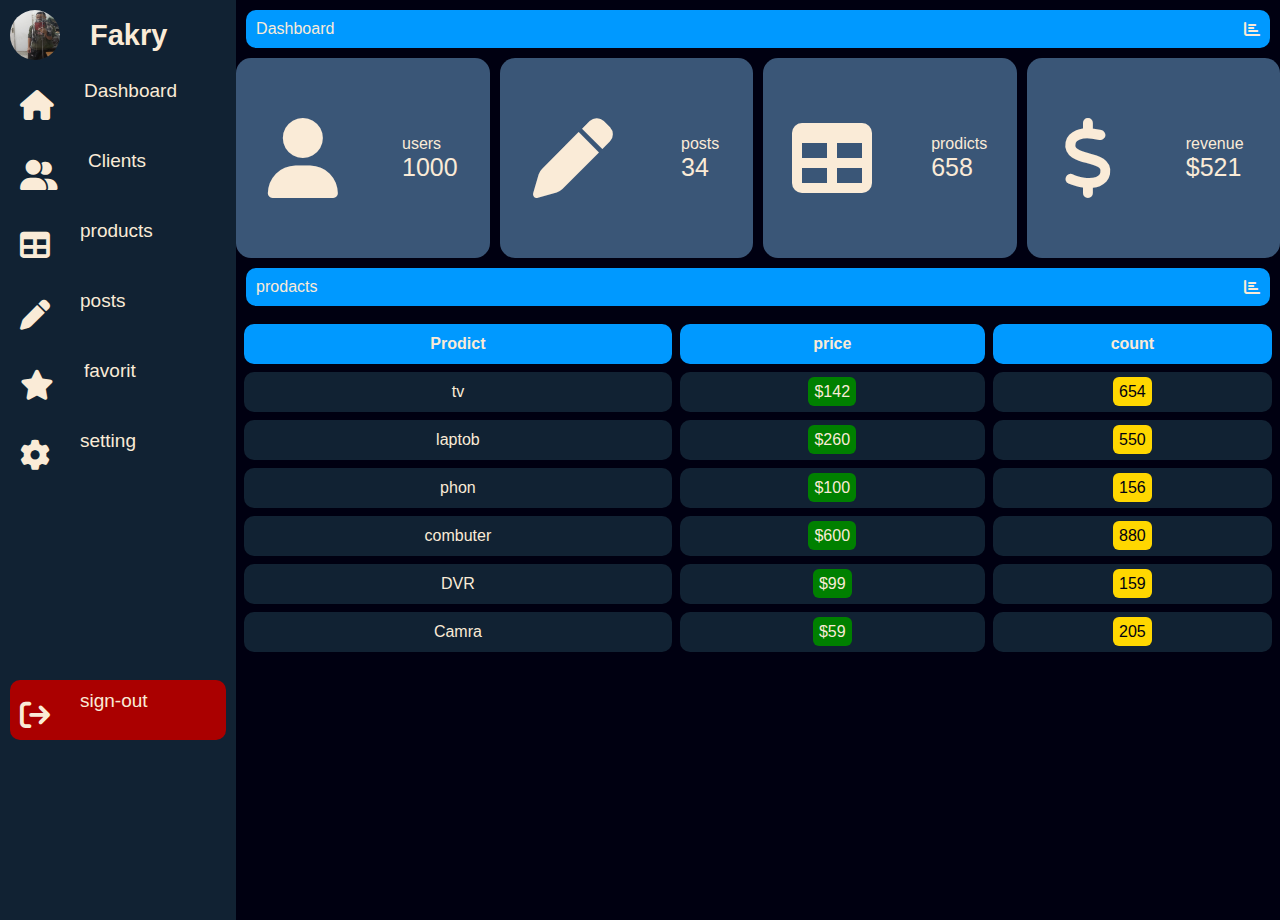
<file: 19-dashbord/index.html>
<!DOCTYPE html>
<html lang="en">
<head>
    <meta charset="UTF-8">
<link rel="stylesheet" href="dash.css">
<link rel="stylesheet" href="https://cdnjs.cloudflare.com/ajax/libs/font-awesome/6.5.0/css/all.min.css">

    <title>Dashboard</title>
</head>
<body>
<div class="menu">
<ul>
    <li class="profile">
        <div class="box">
            <img src="photo/user.jpg" alt="">
        </div>
        <h2>fakry</h2>
    </li>
    <li>
        <a class="activ" href="">
            <i class="fas fa-home"></i>
            <p>Dashboard</p>
        </a>
    </li>    <li>
        <a href="">
            <i class="fas fa-user-group"></i>
            <p>Clients</p>
        </a>
    </li>    <li>
        <a href="">
            <i class="fas fa-table"></i>
            <p>products</p>
        </a>
    </li>       <li>
        <a href="">
            <i class="fas fa-pen"></i>
            <p>posts</p>
        </a>
    </li>    <li>
        <a href="">
            <i class="fas fa-star"></i>
            <p>favorit</p>
        </a>
    </li>   
        <li>
        <a href="" >
            <i class="fas fa-cog"></i>
            <p>setting</p>
        </a>
    </li>
    
    <li>
    <a href="" class="red">
        <i class="fas fa-sign-out"></i>
        <p>sign-out</p>
    </a>
</li>
</ul>
</div>

<div class="content">
    <div class="title">
        <p>Dashboard</p>
        <i class="fas fa-chart-bar"></i>
    </div>
    <div class="data">
<div class="box1">
    <i class="fas fa-user"></i>
    <p>
users <br>
        <span>1000</span>
    </p>
</div>
<div class="box2">
<i class="fa-solid fa-pen"></i>
    <p>posts
        <br>
        <span> 34</span>
    </p>

</div>
<div class="box3">
    <i class="fas fa-table"></i>
    <p>
prodicts
<br>
        <span> 658</span>
    </p>

</div>
<div class="box4">
    <i class="fas fa-dollar"></i>
    <p>revenue <br>
        <span> $521</span>
    </p>

</div>
    </div>

        <div class="title">
        <p>prodacts</p>
        <i class="fas fa-chart-bar"></i>
    </div>
    <table>
        <thead>
            <tr>
            <th>Prodict</th>
            <th>price</th>
            <th>count</th>
            </tr>
        </thead>
        <tbody>
            <tr>
                <td>tv</td>
                <td><span class="price">$142</span></td>
                <td><span class="count">654</span></td>
            </tr>
                <tr>
                <td>laptob</td>
                <td><span class="price">$260</span></td>
                <td><span class="count">550</span></td>
            </tr>    <tr>
                <td>phon</td>
                <td><span class="price">$100</span></td>
                <td><span class="count">156</span></td>
            </tr>    <tr>
                <td>combuter</td>
                <td><span class="price">$600</span></td>
                <td><span class="count">880</span></td>
            </tr>    <tr>
                <td>DVR</td>
                <td><span class="price">$99</span></td>
                <td><span class="count">159</span></td>
            </tr>     <tr>
                <td>Camra</td>
                <td><span class="price">$59</span></td>
                <td><span class="count">205</span></td>
            </tr>
        </tbody>
    </table>
</div>



</body>
</html>
</file>
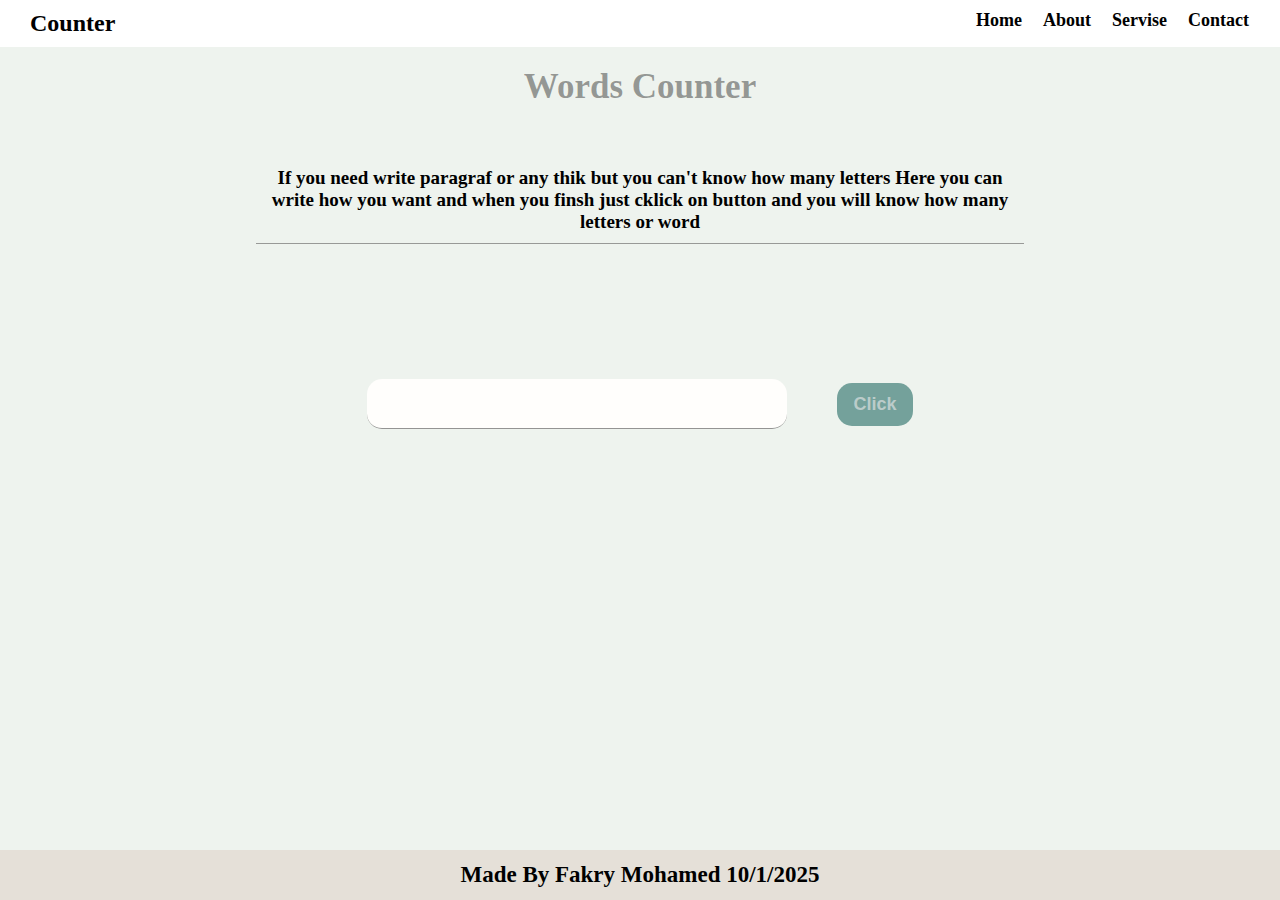
<file: Counter/index.html>
<!DOCTYPE html>
<html lang="en">
<head>
    <meta charset="UTF-8">
    <title>conter</title>
    <link rel="stylesheet" href="conter.css">
</head>
<body>
    <!-- let's create anew conter -->
    <header>
        <h2 class="logo">Counter</h2>
        <ul>
            <a href="#"><li class="home">Home</li></a>
            <a href="#"><li class="home">About</li></a>
            <a href="#"><li class="home">servise</li></a>
            <a href="#"><li class="home">contact</li></a>
        </ul>
    </header>
    <h1 class="title">Words Counter</h1>
    <p class="Info">If you need write paragraf or any thik but you can't know how many letters Here you can write how you want and when you finsh just cklick on button and you will know how many letters or word</p>
<div class="form">
    <input class="in" type="text">
    <button class="btn">Click</button>
</div>
<div class="result">
    <h2 class="resONE"></h2>
    <h2 class="resTWO"></h2>
</div>



    <footer>
        Made By Fakry Mohamed 10/1/2025
    </footer>
    <script src="conter.js"></script>
</body>
</html>
</file>
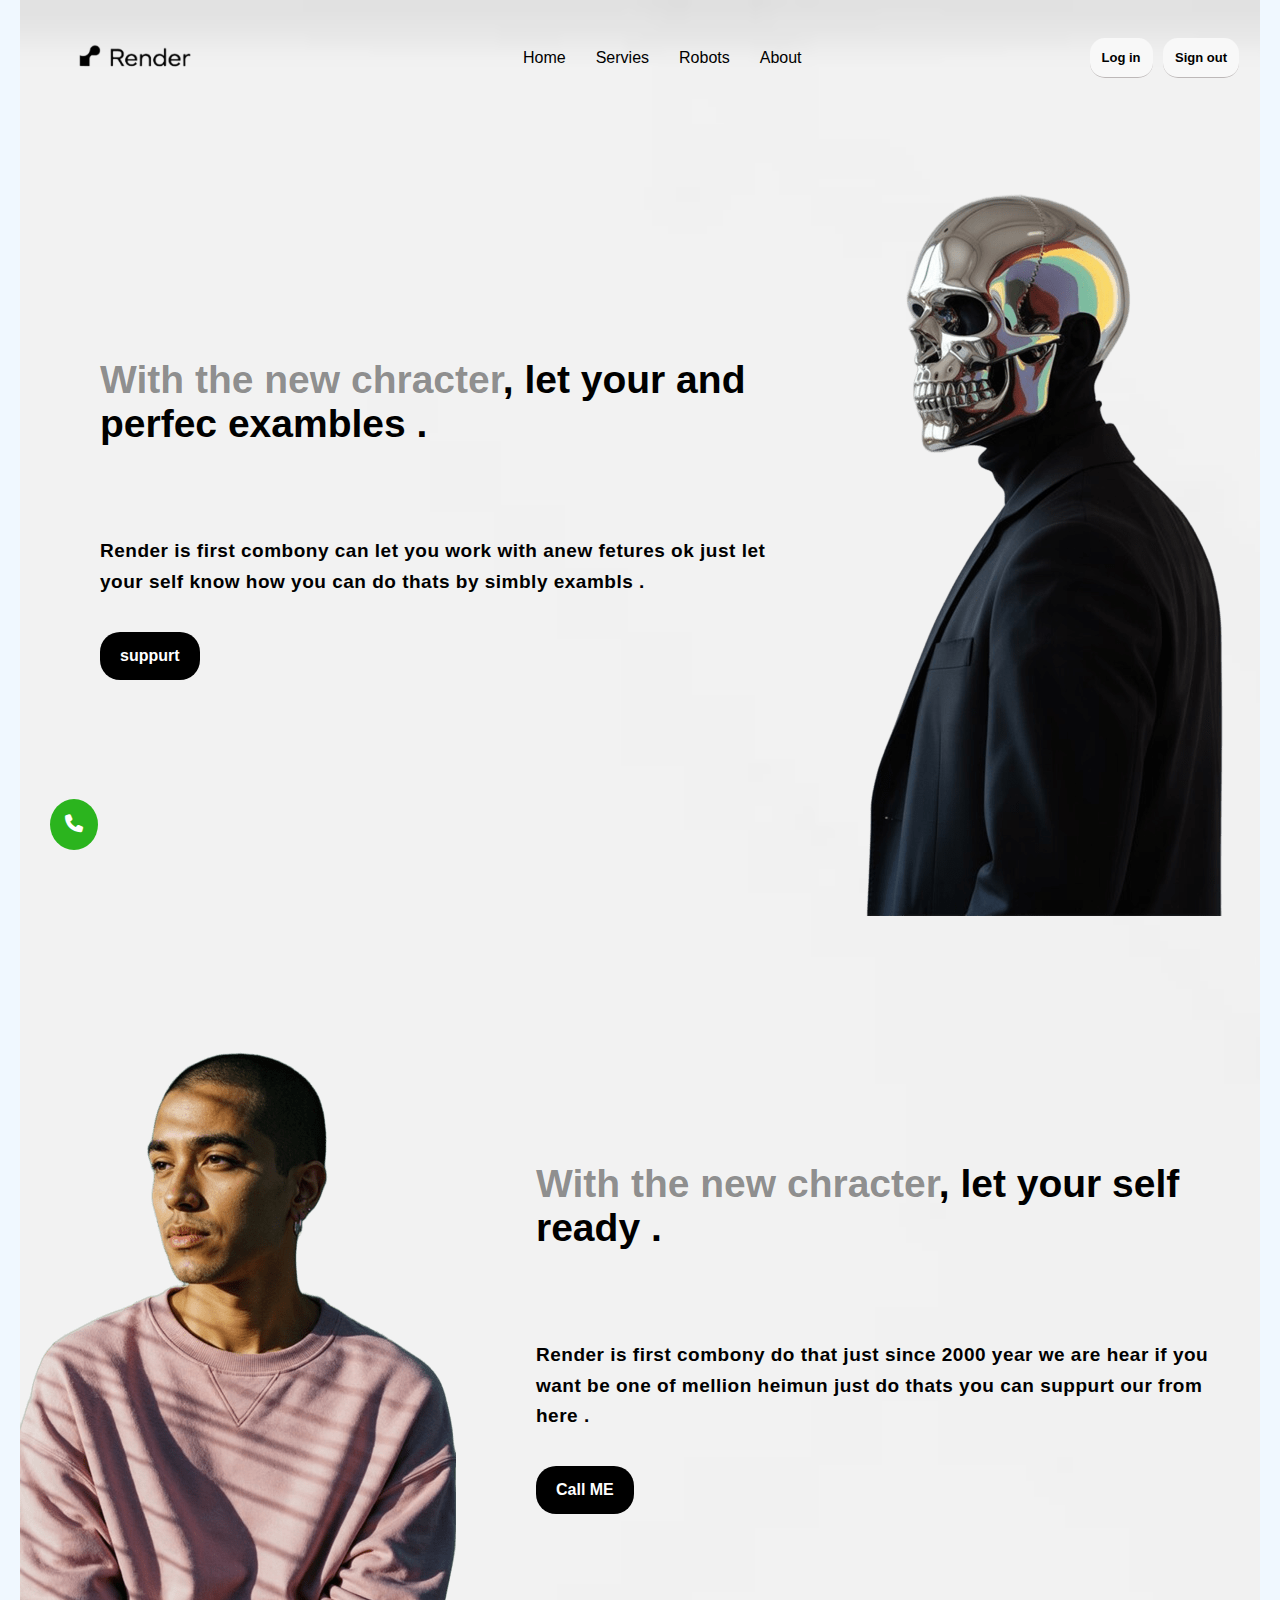
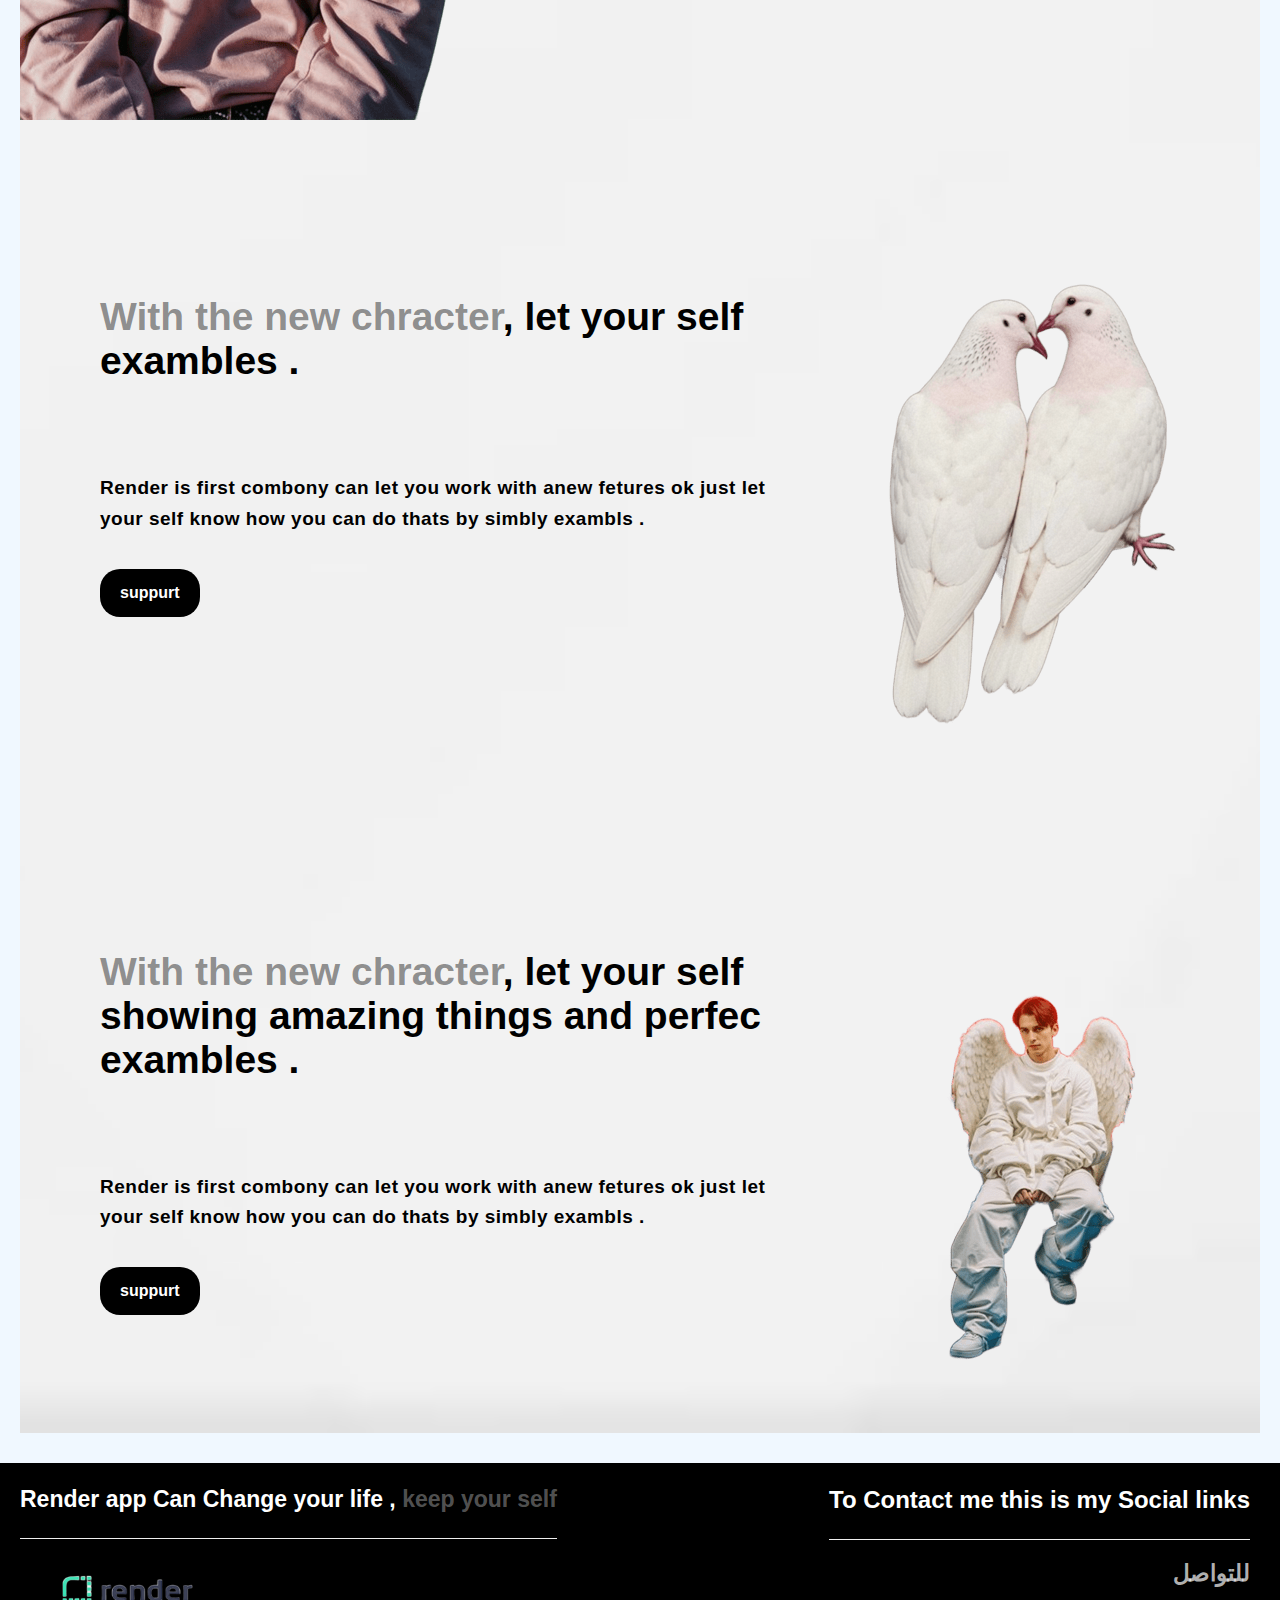
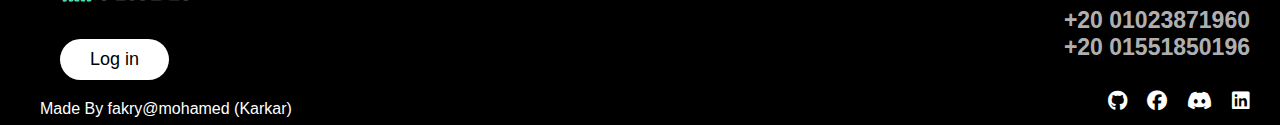
<file: desingns/index.html>
<!DOCTYPE html>
<html lang="en">
<head>
    <meta charset="UTF-8">
    <title>My-Desingn</title>
        <link rel="icon" href="photo.icon" />

    <link rel="stylesheet" href="Desin.css">
    <link rel="stylesheet" href="https://cdnjs.cloudflare.com/ajax/libs/font-awesome/6.5.0/css/all.min.css">

</head>
<body>
    <div class="content">
        <header>
            <div class="logo"><img src="imgs/logo.png" alt="">
                <div class="menu">
                    <i class="fa-solid fa-bars"></i>                </div>
            </div>
            <ul>
                <li><a href="">Home</a></li>
                <li><a href="">Servies</a></li>
                <li><a href="">Robots</a></li>
                <li><a href="">About</a></li>
            </ul>
            <div class="btns">
                <button class="login">Log in</button>
                <button class="sinOut">Sign out</button>
            </div>
            <script>
            document.querySelector(".menu").onclick = () => {
                      document.querySelector(".menu i").classList.toggle("scal")
             document.querySelector("header ul ,.btns ").classList.toggle('hidden');
             document.querySelector(".btns ").classList.toggle('hidden');
        }
            </script>
        </header>
        <button class="up">
            <i class="fa-solid fa-arrow-up"></i>
        </button>
                <button class="tel">
          <a href="tel:01023871960">
              <i class="fa-solid fa-phone"></i>
            </a> 
        </button>
        <script>

            window.onscroll = () => {
               
                if (window.scrollY > 600) {
                    document.querySelector(".up").style = 'display:block';
                     document.querySelector(".up").onclick = () => {
                        window.scrollTo({
                            top:0,
                            behavior:"smooth"
                        })
                     }
                } else {
             document.querySelector(".up").style = 'display:none';
                }
            }
        </script>
    <section class="sec2 ">
        <div class="contaner">
            <div class="title-p">
   <h2 class="title"><span>With the new chracter</span>, let your and perfec exambles .</h2>
          <p>Render is first combony can let you work with anew fetures ok just let your self know how you can do thats by simbly exambls .</p>            
          <button class="sub">suppurt</button>
        </div>
            <div class="photo-img">
                <img src="imgs/render.png" alt="">
            </div>
        </div>
    </section>
    
    <section class="sec3">
            <div class="contaner">
            <div class="photo-img">
                <img src="imgs/render (1).png" alt="">
            </div>
            <div class="title-p">
                <h2 class="title"><span>With the new chracter</span>, let your self ready .</h2>
                <p>Render is first combony do that just since 2000 year we are hear if you want be one of mellion heimun just do thats you can suppurt our from here .</p>            
                <button class="sub" ><a href="tel:01023871960">Call ME</a></button>
        </div>
    </div>
</section>
<section class="sec2">
    <div class="contaner">
        <div class="title-p">
            <h2 class="title"><span>With the new chracter</span>, let your self  exambles .</h2>
            <p>Render is first combony can let you work with anew fetures ok just let your self know how you can do thats by simbly exambls .</p>            
   <button class="sub">suppurt</button>
</div>
<div class="photo-img">
    
    <img src="imgs/upload.png" alt="">
            </div>
        </div>
    </section>
    <section class="sec2">
        <div class="contaner">
            <div class="title-p">
   <h2 class="title"><span>With the new chracter</span>, let your self showing amazing things and perfec exambles .</h2>
   <p>Render is first combony can let you work with anew fetures ok just let your self know how you can do thats by simbly exambls .</p>            
          <button class="sub">suppurt</button>
        </div>
        <div class="photo-img">
                <img src="imgs/enhanced-optimized.png" alt="">
            </div>
        </div>
    </section>
    <div class="sec0">

    </div>
</div>
<footer>
    <div class="info">
        <h2 class="title">Render app Can Change your life , <span>keep your self</span></h2>
        <div class="logo-footer">  <img src="imgs/logo2.png" alt="">  <button class="login">Log in</button></div>
        <p>Made By fakry@mohamed (Karkar) </p>
    </div>
    <div class="links">
        <div class="contact">
            
            <h2 class="Social">To Contact me this is my Social links</h2>
         <h2 class="t"> للتواصل</h2>
         <h2 class="t">+20 01023871960 <br> +20 01551850196</h2>
        </div>
        <ul>
<li><a href="https://github.com/FAKRY333"><i class="fa-brands fa-github"></i></a></li>
<li><a href="https://www.facebook.com/fkry.mhmd.621035?locale=ar_AR"><i class="fa-brands fa-facebook"></i></a></li>
<li><a href=""><i class="fa-brands fa-discord"></i></a></li>
<li><a href="https://www.linkedin.com/in/fakry-mohamed-704627398/"><i class="fa-brands fa-linkedin"></i></a></li>
        </ul>
    </div>
    </footer>
</body>
</html>
</file>
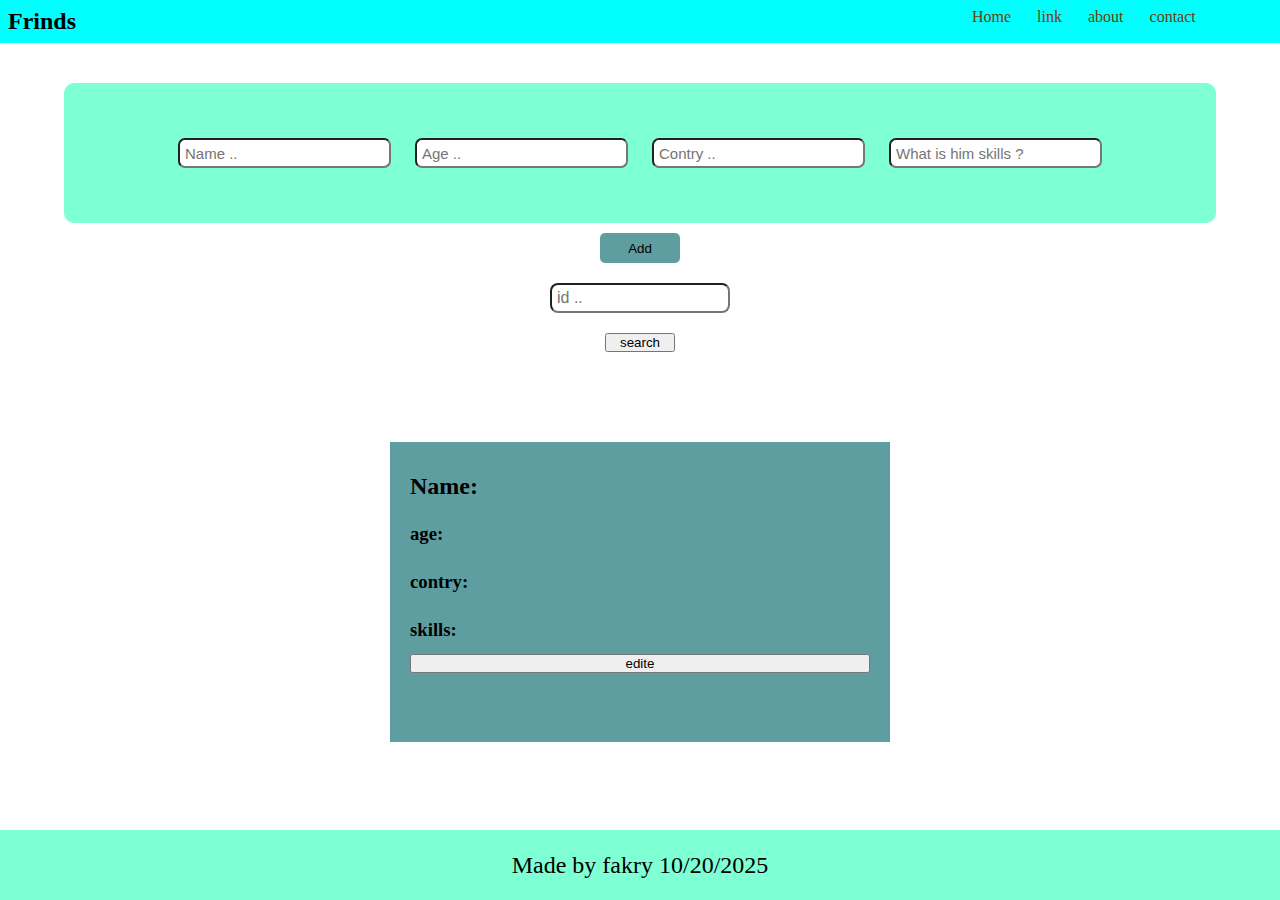
<file: Frinds/index.html>
<!DOCTYPE html>
<html lang="en">
<head>
    <meta charset="UTF-8">
    <title>my frinds </title>
    <link rel="stylesheet" href="frainds.css">
</head>
<body>
    <header>
        <h2 class="logo">Frinds</h2>
        <ul>
            <li><a href="">Home</a></li>
            <li><a href="">link</a></li>
            <li><a href="">about</a></li>
            <li><a href="">contact</a></li>
        </ul>
    </header>
    <div class="form">
        <input type="text" class="nameIN inp" placeholder="Name .. ">
        <input type="number" class="ageIN inp" placeholder="Age ..">
        <input type="text" class="contryIN inp" placeholder="Contry ..">
        <input type="text" class="skIN inp" placeholder="What is him skills ?">
    </div>
    <button class="btn">Add</button>
    <input type="number" class="id" placeholder="id ..">
    <button class="search">search</button>
    <div class="frindCard">
        
       <h2> Name: <span class="name"></span></h2>
       <h3>
           age: <span class="age"></span> 

       </h3>
       <h3>
           contry: <span class="contry"></span>
       </h3>
       <h3>
           skills: <span class="skills"></span>
       </h3>
           <button class="e">edite</button>
    </div>
    <footer>Made by fakry 10/20/2025</footer>
    <script src="frinds.js"></script>
</body>
</html>
</file>
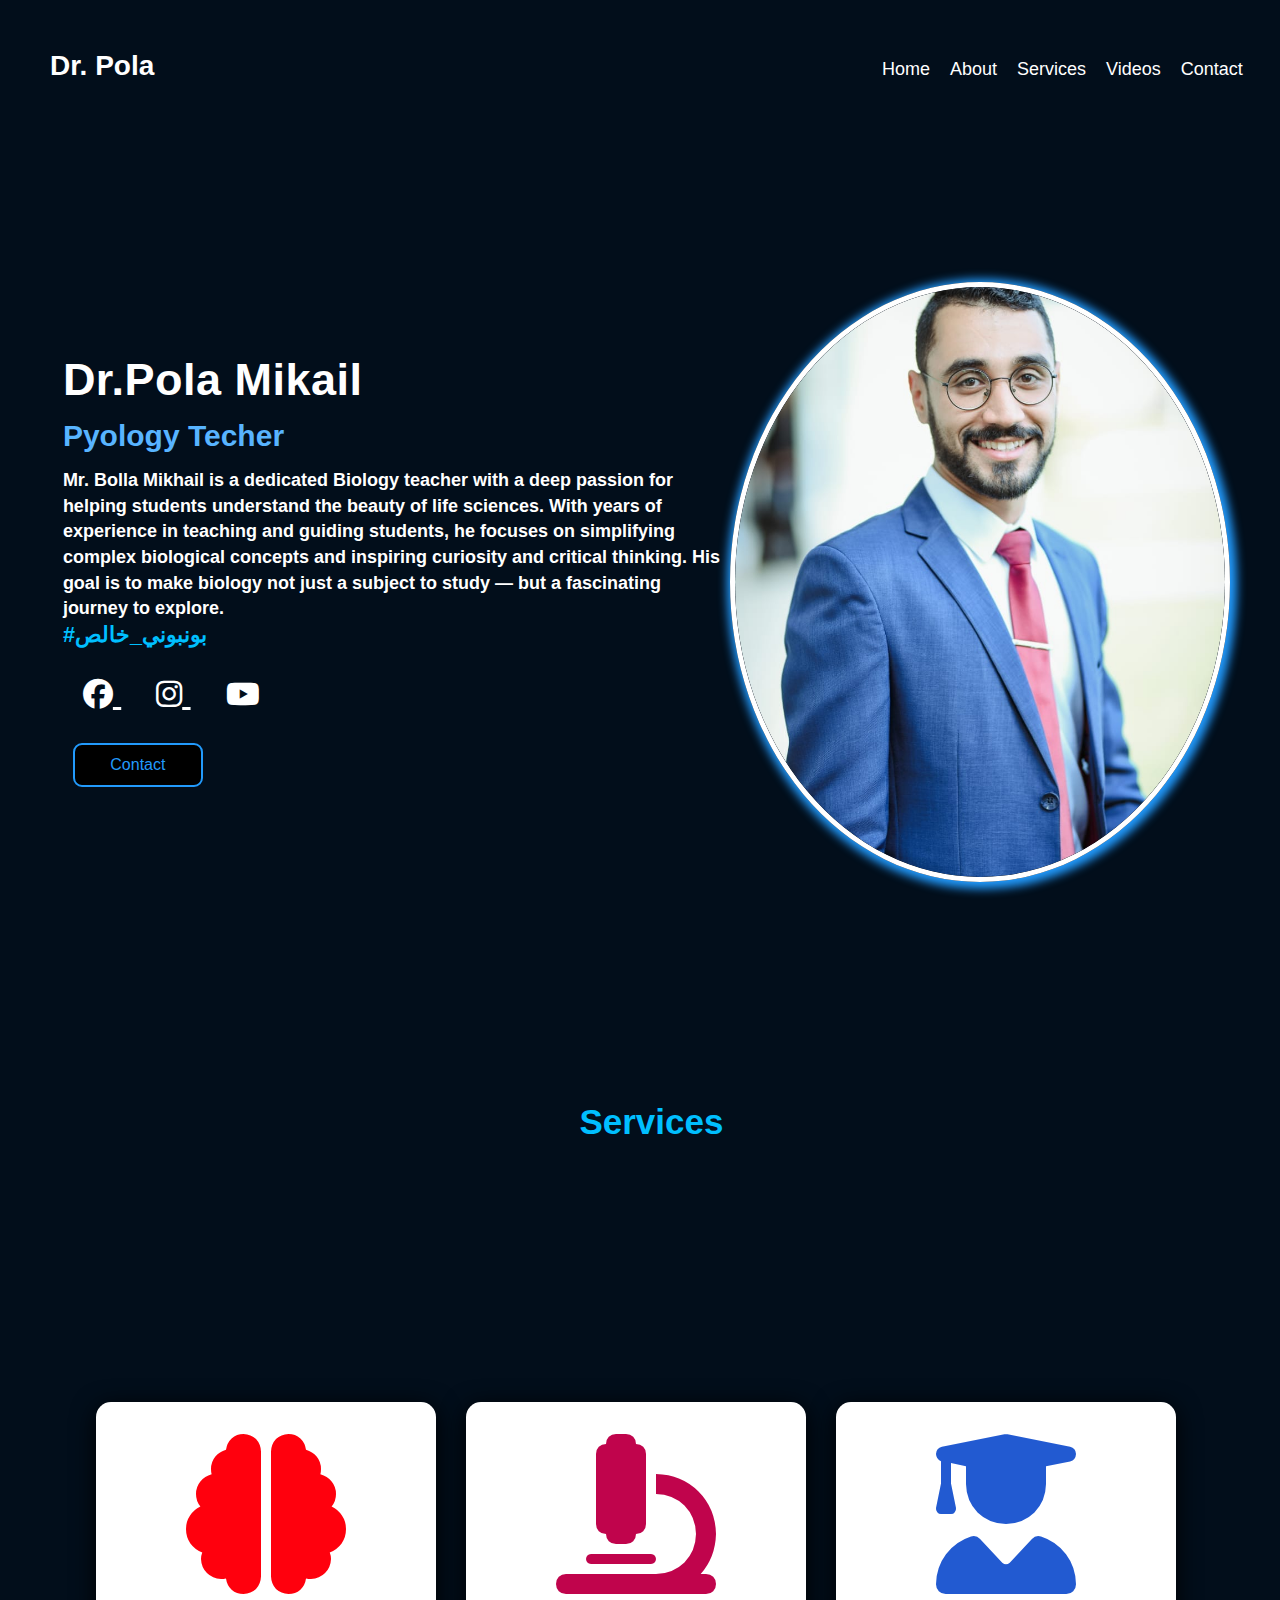
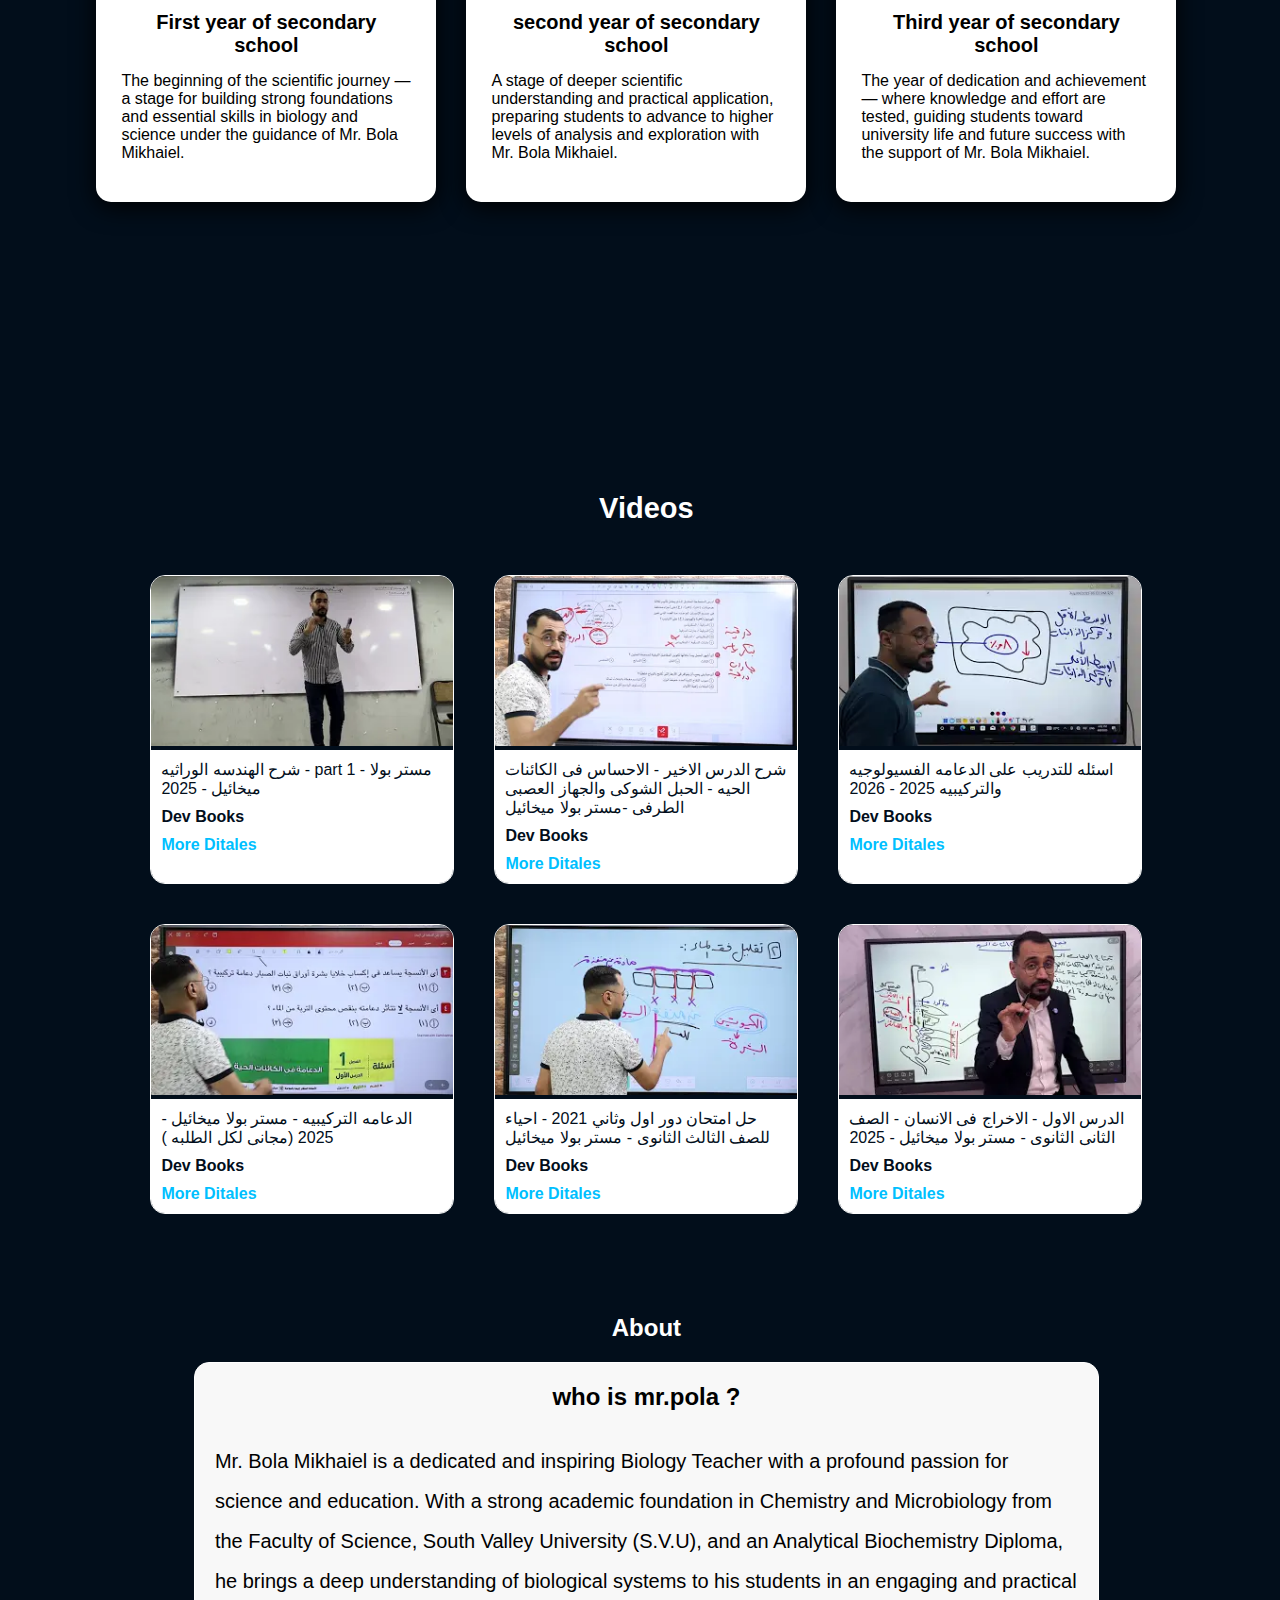
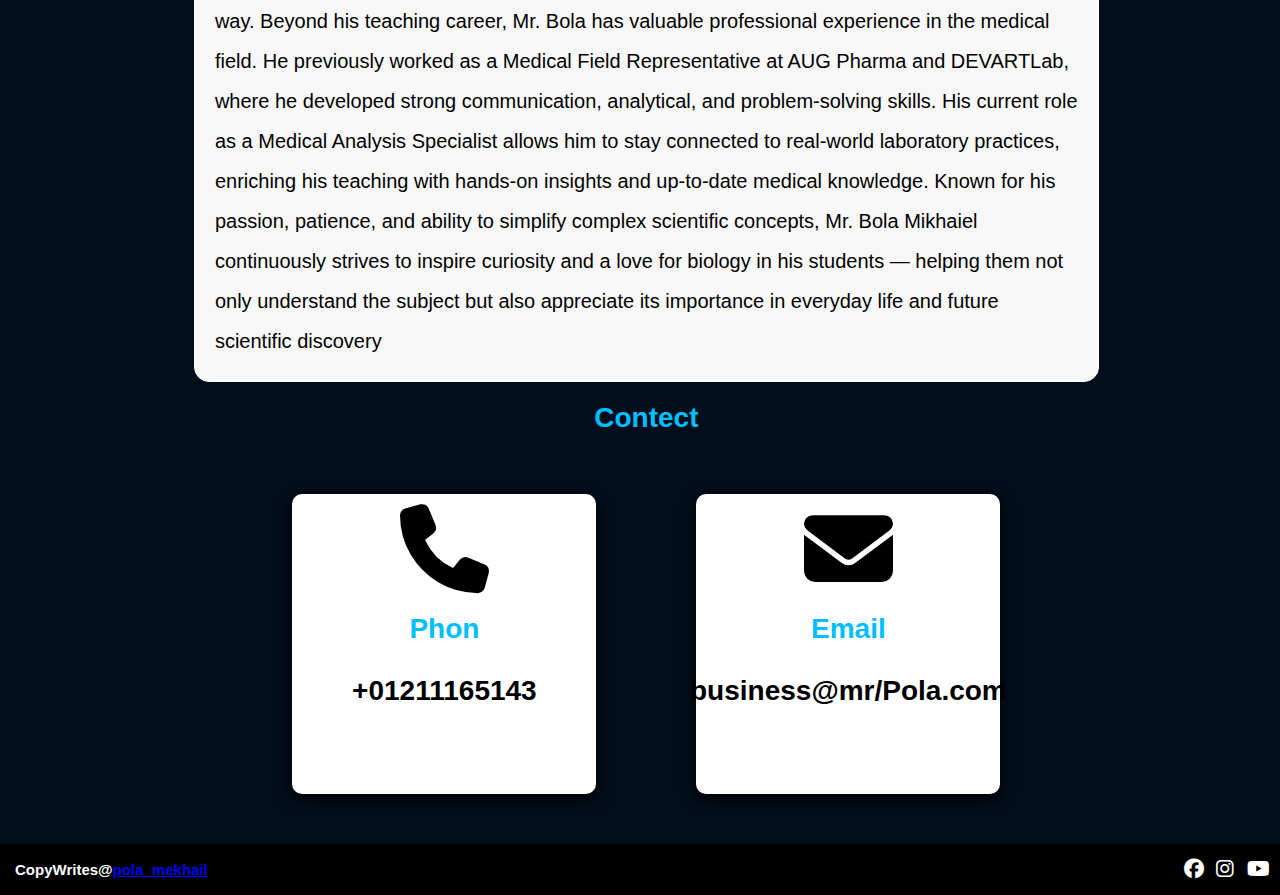
<file: mr,pola/index.html>
<!DOCTYPE html>
<html lang="en">
<head>
    <meta charset="UTF-8">
    <title>portfolio one</title>
    <link rel="stylesheet" href="protofillo.css">
    <meta name="viewport" content="width=device-width, initial-scale=1.0">
<link rel="stylesheet" href="https://cdnjs.cloudflare.com/ajax/libs/font-awesome/6.5.0/css/all.min.css">

</head>
<body>
    <header>
        <h2 class="logo" >Dr. Pola</h2>
    <ul>
        <li><a href="">Home</a></li>
        <li><a href="#about">About</a></li>
        <li><a href="#services">Services</a></li>
        <li><a href="#protofillo">Videos</a></li>
        <li><a href="#contact">Contact</a></li>
    </ul>
    </header>
    
    <section class="content">
        <div class="cont">
            <div class="text">
                <h1>Dr.Pola Mikail</h1>
                <h2>Pyology Techer</h2>
                <p>Mr. Bolla Mikhail is a dedicated Biology teacher with a deep passion for helping students understand the beauty of life sciences.
With years of experience in teaching and guiding students, he focuses on simplifying complex biological concepts and inspiring curiosity and critical thinking.
His goal is to make biology not just a subject to study — but a fascinating journey to explore. <br><span> #بونبوني_خالص</span></p>
                </div>

                <div class="social-links">
                  <a href="https://www.facebook.com/pola.mekhail.9" target="_blank">
                    <i class="fa-brands fa-facebook"></i>
                 
                  </a>
                  <a href="https://www.instagram.com/polamekhail/" target="_blank">
                    <i class="fa-brands fa-instagram"></i>
                  </a>
                  <a href="https://www.youtube.com/@pola_mekhail" target="_blank">
                    <i class="fa-brands fa-youtube"></i>
                  </a>
                </div>

                
            <div class="bottons">
             <a href="#contact">
                 <button class="hire">Contact</button>
                </a>  
            </div>
        </div>
        
        <div class="photo">
            <img src="mr. pola.jpg" alt="">
        </div>
    </section>
<button class="up">Up</button>
<script>
let btn = document.querySelector('.up');
window.onscroll = () => {
    if (window.scrollY >= 600) {
        btn.style.display = 'block'
    } else {
        btn.style.display = 'none'

    } 
}

btn.onclick = function () {
window.scrollTo({
    top:0 ,
    left: 0,
    behavior:"smooth"
})
}
</script>

    <section class="cards" id="services">
        <h2>Services</h2>
        <div class="content" id="content">
            <div class="card">
                <div class="icon">
                             <i class="fa-solid fa-brain"></i>

                </div>
                <div class="info">
                    <h3>First year of secondary school</h3>
                    <p>
The beginning of the scientific journey — a stage for building strong foundations and essential
 skills in biology and science under the guidance of Mr. Bola Mikhaiel.</p>
                </div>
            </div>
                        <div class="card">
                <div class="icon" id="in">
                       <i class="fa-solid fa-microscope"></i>
                </div>
                <div class="info">
                    <h3>second year of secondary school</h3>
                    <p>
A stage of deeper scientific understanding and practical application, preparing students to advance
 to higher levels of analysis and exploration with Mr. Bola Mikhaiel.</p>
                </div>
            </div>
                        <div class="card">
                <div class="icon" id="fa">
                     <i class="fa-solid fa-user-graduate"></i>

                </div>
                <div class="info">
                    <h3>Third year of secondary school</h3>
                    <p>
The year of dedication and achievement — where knowledge and effort are tested, guiding students toward 
university life and future success with the support of Mr. Bola Mikhaiel.</p>
                </div>
            </div>
        </div>
    </section>
    
    <section  class="pro" id="protofillo">
        <h2>Videos</h2>
        <div class="Procards">
            <a href="https://www.youtube.com/watch?v=gkTYOaa1-vs">
            <div class="proCard">
                <div class="proIMg">
                    <img src="imgs/mqdefault_6s (1).webp" alt="">
                </div>
                <div class="ProDis">
                    <p>شرح الهندسه الوراثيه - part 1 - مستر بولا ميخائيل - 2025
                    </p>
                    <strong>
                        <span>Dev Books</span>
                        <a href="">More Ditales</a>
                    </strong>
                </div>
            </div>
        </a>


<a href="https://www.youtube.com/watch?v=CQewZOjNOKQ">

    <div class="proCard">
        <div class="proIMg">
            <img src="imgs/mqdefault_6s (2).webp" alt="">
        </div>
        <div class="ProDis">
            <p>شرح الدرس الاخير - الاحساس فى الكائنات الحيه - الحبل الشوكى والجهاز العصبى الطرفى -مستر بولا ميخائيل
            </p>
            <strong>
                <span>Dev Books</span>
                <a href="https://www.youtube.com/watch?v=CQewZOjNOKQ">More Ditales</a>
            </strong>
        </div>
    </div>
</a>

<a href="https://www.youtube.com/watch?v=HgBuzMQmQdc&t=1396s">

    <div class="proCard">
        <div class="proIMg">
            <img src="imgs/mqdefault_6s (3).webp" alt="">
        </div>
        <div class="ProDis">
            <p>اسئله للتدريب على الدعامه الفسيولوجيه والتركيبيه 2025 - 2026
            </p>
            <strong>
                <span>Dev Books</span>
                <a href="">More Ditales</a>
            </strong>
        </div>
    </div>
</a>

<a href="https://www.youtube.com/watch?v=Fb2wcqEDzJI">

    <div class="proCard">
        <div class="proIMg">
            <img src="imgs/mqdefault_6s (4).webp" alt="">
        </div>
            <div class="ProDis">
                <p>الدعامه التركيبيه - مستر بولا ميخائيل - 2025 (مجانى لكل الطلبه )
</p>
                <strong>
                <span>Dev Books</span>
                <a href="">More Ditales</a>
            </strong>
        </div>
    </div>
</a>
    <a href="https://www.youtube.com/watch?v=VI-hXw_6OO4">

        <div class="proCard">
            <div class="proIMg">
                <img src="imgs/mqdefault_6s (5).webp" alt="">
            </div>
            <div class="ProDis">
                <p>حل امتحان دور اول وثاني 2021 - احياء للصف الثالث الثانوى - مستر بولا ميخائيل
</p>
                <strong>
                    <span>Dev Books</span>
                    <a href="">More Ditales</a>
                </strong>
            </div>
        </div>
    </a>
<a href="https://www.youtube.com/watch?v=sH3A-1rvJvw">

    <div class="proCard">
        <div class="proIMg">
            <img src="imgs/mqdefault_6s.webp" alt="">
        </div>
        <div class="ProDis">
            <p>الدرس الاول - الاخراج فى الانسان - الصف الثانى الثانوى - مستر بولا ميخائيل - 2025
            </p>
            <strong>
                <span>Dev Books</span>
                <a href="">More Ditales</a>
            </strong>
        </div>
    </div>
</a>




        </div>
      </div>
    </section>



    <section class="about" id="about">
<h2 class="title">About</h2>
<div class="items">

    <div class="con">
        <h2 class="ask">
            who is mr.pola ?
        </h2>
        <p>
Mr. Bola Mikhaiel is a dedicated and inspiring Biology Teacher with a profound passion for science and education. With a strong academic foundation in Chemistry and Microbiology from the Faculty of Science, South Valley University (S.V.U), and an Analytical Biochemistry Diploma, he brings a deep understanding of biological systems to his students in an engaging and practical way.

Beyond his teaching career, Mr. Bola has valuable professional experience in the medical field. He previously worked as a Medical Field Representative at AUG Pharma and DEVARTLab, where he developed strong communication, analytical, and problem-solving skills. His current role as a Medical Analysis Specialist allows him to stay connected to real-world laboratory practices, enriching his teaching with hands-on insights and up-to-date medical knowledge.

Known for his passion, patience, and ability to simplify complex scientific concepts, Mr. Bola Mikhaiel continuously strives to inspire curiosity and a love for biology in his students — helping them not only understand the subject but also appreciate its importance in everyday life and future scientific discovery
        </p>
    </div>
</div>
    </section>


    <section class="contact" id="contact">
        <h2>Contect</h2>
       <div class="divs">
        <div class="cardd">
               <i class="fa-solid fa-phone"></i>

            <h2>Phon</h2>
          
                <h3>+01211165143</h3>
            

        </div>
               <div class="cardd">
          <i class="fa-solid fa-envelope"></i>

            <h2>Email</h2>
            <h3>business@mr/Pola.com</h3>

        </div>
       </div>
    </section>
    <footer>
<h3>CopyWrites@<a href="#about">pola_mekhail</a></h3>
<div class="social">
    <a href="https://www.facebook.com/pola.mekhail.9">
        
        <i class="fa-brands fa-facebook"></i>
    </a>
    <a href="https://www.instagram.com/polamekhail/">

        <i class="fa-brands fa-instagram"></i>
    </a>
    <a href="https://www.youtube.com/@pola_mekhail">
        <i class="fa-brands fa-youtube"></i>
    </a>
</div>
    </footer>
</body>
</html>
</file>
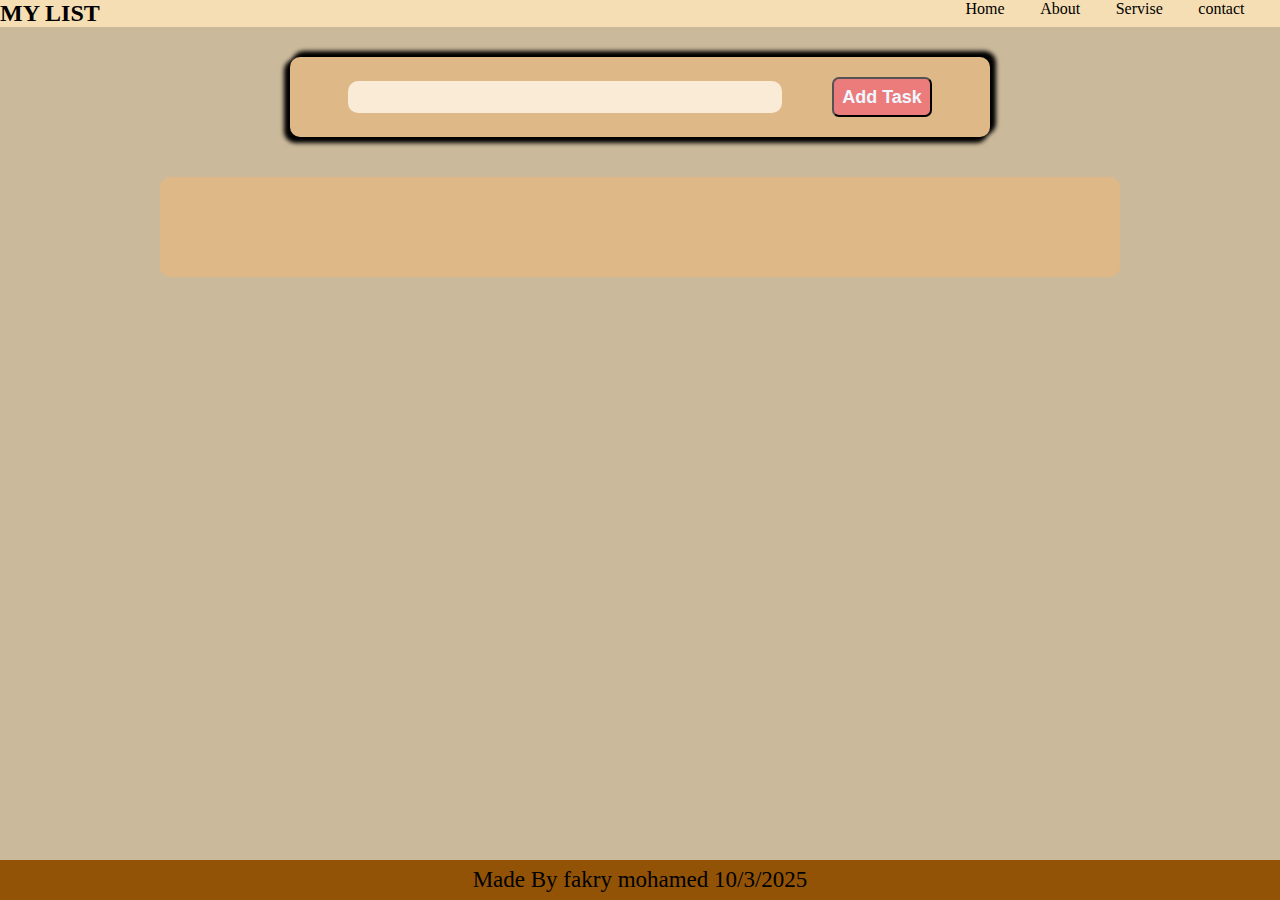
<file: ToDo-list/index.html>
<!DOCTYPE html>
<html lang="en">
<head>
    <meta charset="UTF-8">
    <title>to do list new version</title>
    <link rel="stylesheet" href="todolist.css">
</head>
<body>
        <header>
        <h2 class="logo">MY LIST</h2>
        <ul> 
            <li><a href="#">Home</a></li>
            <li><a href="#">About</a></li>
            <li><a href="#">Servise</a></li>
            <li><a href="#">contact</a></li>
        </ul>
    </header>
    <div class="info">
        <input type="text" class="input">
        <button class="btn">Add Task</button>
    </div>
    
    <div class="content">

    </div>
       <footer>Made By fakry mohamed 10/3/2025</footer>

    <script src="todolist.js"></script>
</body>
</html>
</file>
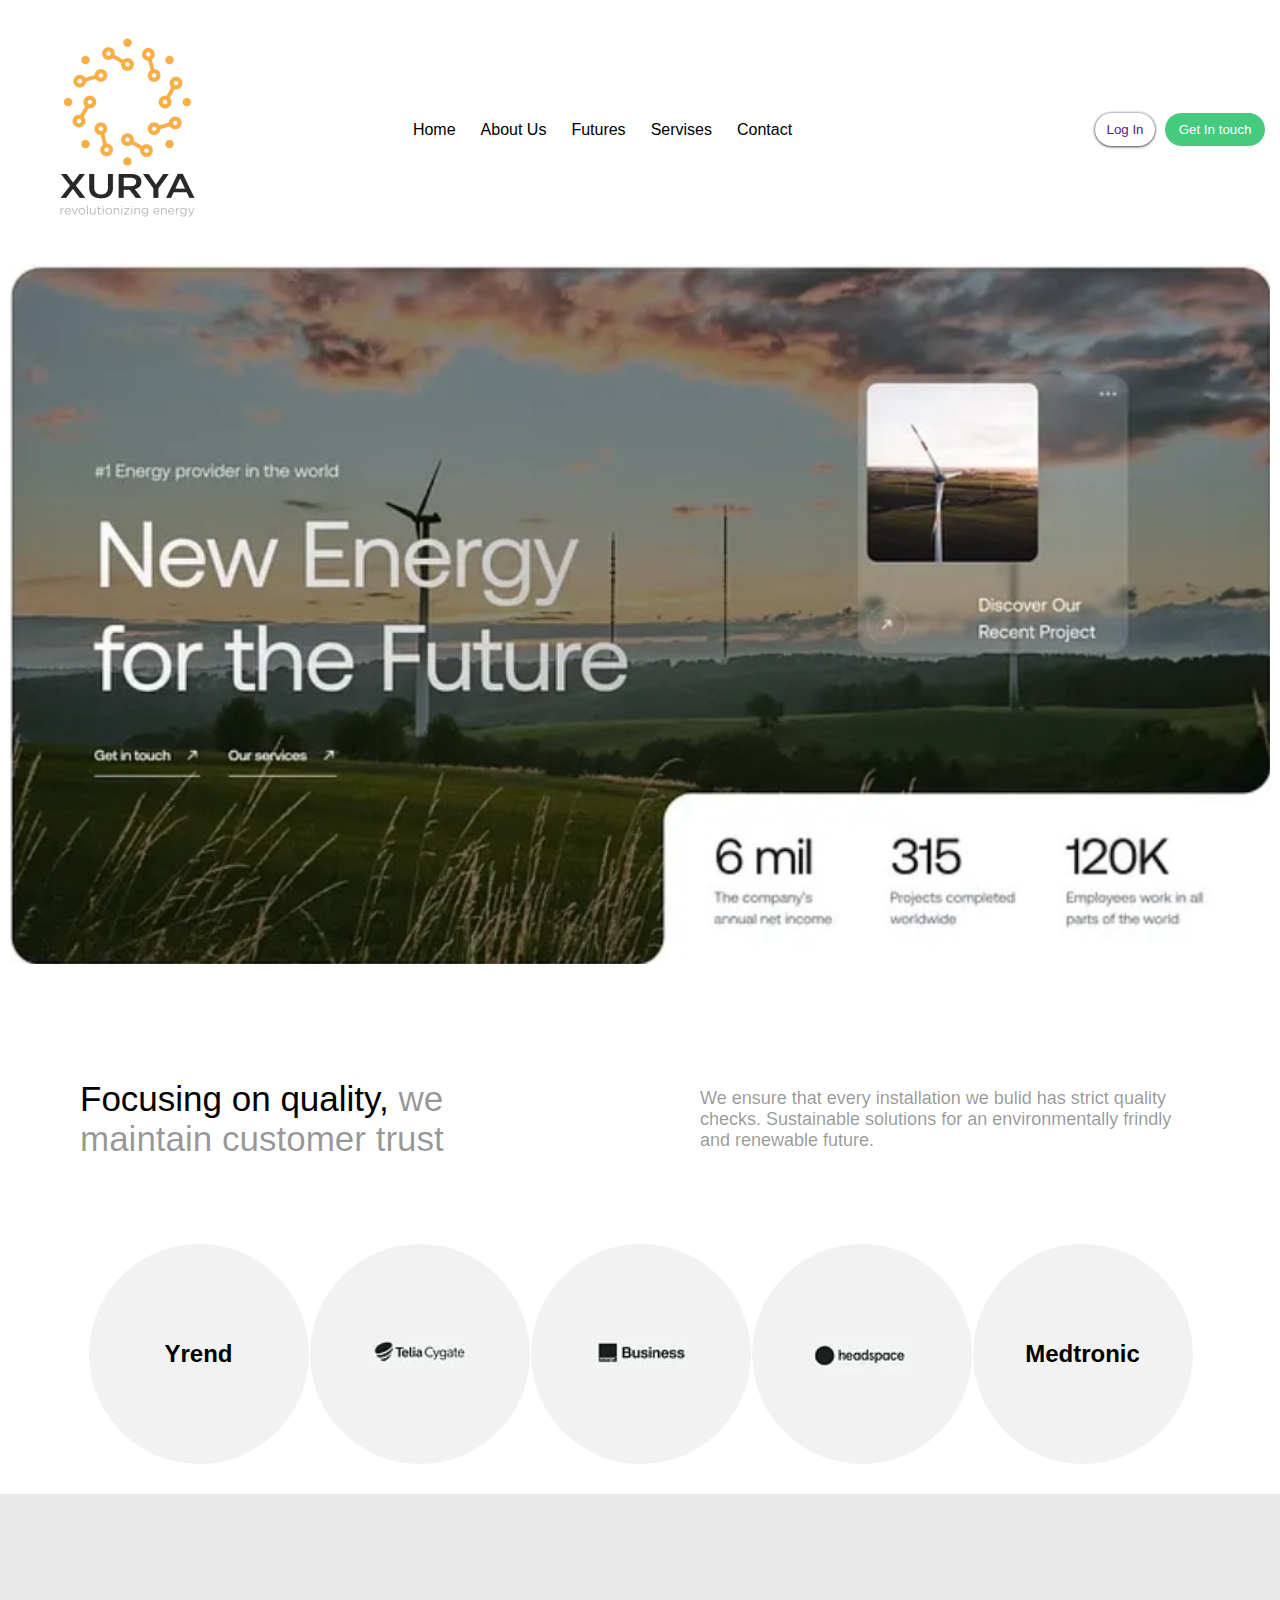
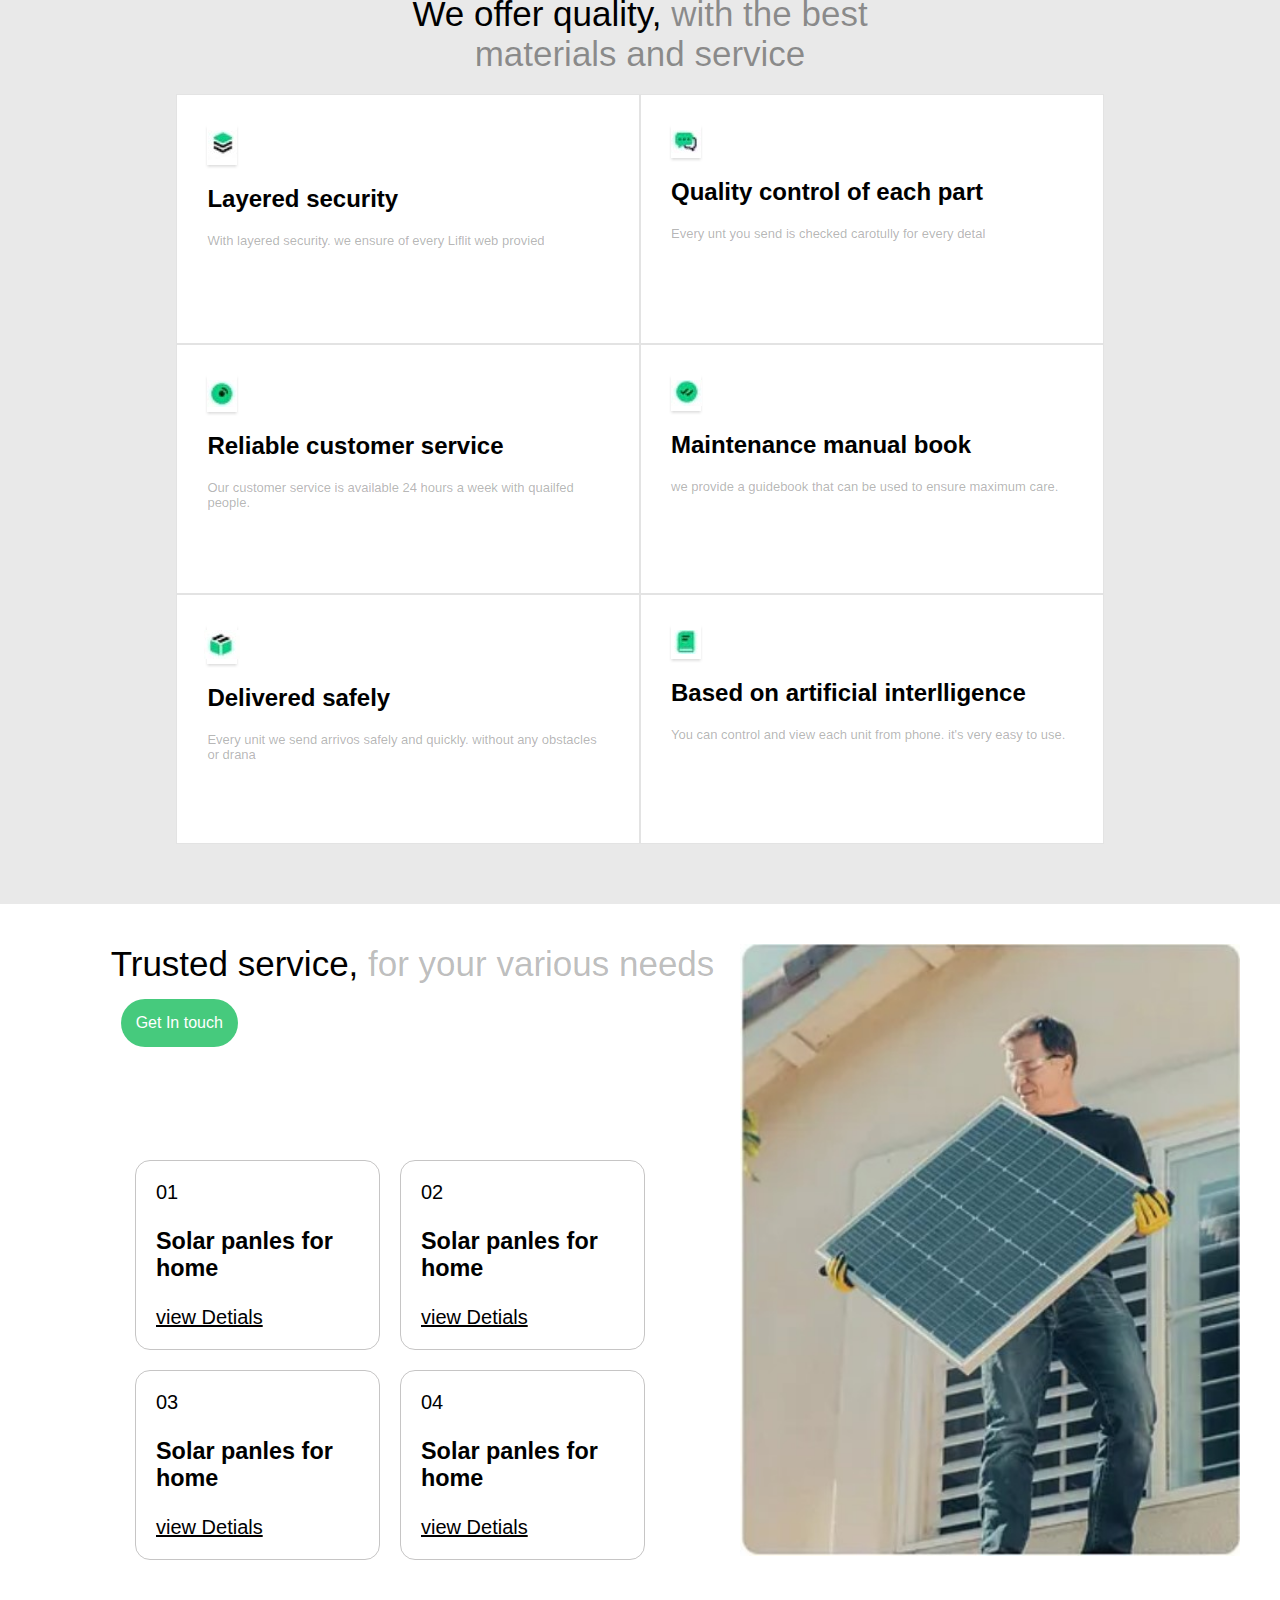
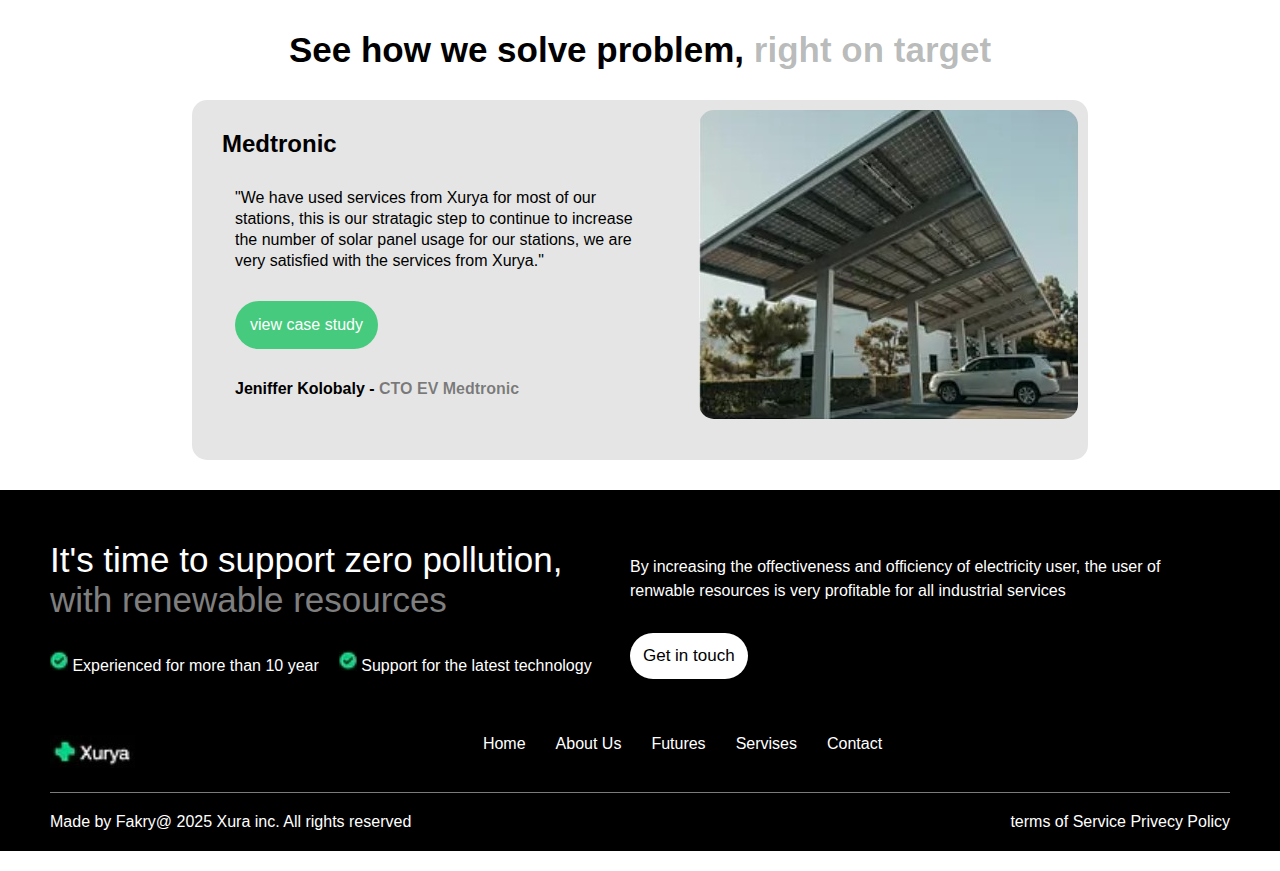
<file: xyura/index.html>
<!DOCTYPE html>
<html lang="en">
<head>
    <meta charset="UTF-8">
    <title>xyin.com</title>
      <link rel="stylesheet" href="styel.css">
      <link rel="stylesheet" href="https://cdnjs.cloudflare.com/ajax/libs/font-awesome/6.5.0/css/all.min.css">
</head>
<body>
<nav class="contaner">
    <header>
        <div class="nav-logo">

            <div class="nav"><i class="fa-solid fa-bars"></i></div>
            <div class="logo">
                <img src="imgs/logo.png" alt="">
            </div>
        </div>

    

    <script>
     

            document.querySelector('.nav').onclick = () => {
                document.querySelector('header').classList.toggle("active");
            }
        
    </script>
    <ul>
            <li><a href="">Home</a></li>
            <li><a href="">About Us</a></li>
            <li><a href="">Futures</a></li>
            <li><a href="">Servises</a></li>
            <li><a href="">Contact</a></li>
        </ul>
        <div class="btns">
            <button class="get">

                <a href="">Log In</a>
            </button>
            <button class="in">
                
                <a href="" >Get In touch</a>
            </button>
        </div>
  
    </header>
    <section class="content">
        <div class="img-div">
            <img src="imgs/img.png.jpg" alt="">
        </div>
        <div class="text">
            <h2>Focusing on quality, <span>we maintain customer trust </span></h2>
            <p>We ensure that every installation we bulid has strict quality checks. Sustainable solutions for an environmentally frindly and renewable future.</p>
        </div>
        <div class="vistor">
            <div class="vs1"><h2>Yrend</h2></div>
            <div class="vs2"><img src="imgs/div-logo2.png.jpg" alt=""></div>
            <div class="vs3"><img src="imgs/div-logo3.png.jpg" alt=""></div>
            <div class="vs4"><img src="imgs/div-logo4.png.jpg" alt=""></div>
            <div class="vs5"><h2>Medtronic</h2></div>
        </div>
    </section>
    <section class="offers">
        <div class="title">
            <h2>We offer quality, <span>with the best materials and service</span></h2>
        </div>
        <div class="boxs">
           <div class="box">
            <div class="img-title">
                <img src="imgs/box-div.png.jpg" alt="">
            </div>
            <h2 class="t">Layered security</h2>
            <p>With layered security. we ensure of every Liflit web provied </p>
           </div>
                      <div class="box">
            <div class="img-title">
                <img src="imgs/box2.png.jpg" alt="">
            </div>
            <h2 class="t">Quality control of each part</h2>
            <p>Every unt you send is checked carotully for every detal</p>
           </div>
                      <div class="box">
            <div class="img-title">
                <img src="imgs/box4.png.jpg" alt="">
            </div>
            <h2 class="t">Reliable customer service </h2>
            <p>Our customer service is available 24 hours a week with quailfed people.</p>
           </div>
                      <div class="box">
            <div class="img-title">
                <img src="imgs/box5.png.jpg" alt="">
            </div>
            <h2 class="t">Maintenance manual book </h2>
            <p>we provide a guidebook that can be used to ensure maximum care.</p>
           </div>
                      <div class="box">
            <div class="img-title">
                <img src="imgs/box6.png.jpg" alt="">
            </div>
            <h2 class="t">Delivered safely</h2>
            <p>Every unit we send arrivos safely and quickly. without any obstacles or drana</p>
           </div>
                      <div class="box">
            <div class="img-title">
                <img src="imgs/box1.png.jpg" alt="">
            </div>
            <h2 class="t">Based on artificial interlligence </h2>
            <p>You can control and view each unit from phone. it's very easy to use.</p>
           </div>
           
        </div>
    </section>
    <section class="trust">
        <div class="con">
            <div class="titl-text">
                <div class="titl">
                    <h2>Trusted service, <span>for your  various needs</span></h2>
                    <button>Get In touch</button>
                </div>
                <div class="boxs2">
                    <div class="bo">
                        <div class="title-num">01</div>
                        <h3>Solar panles for home </h3>
                        <a href="">view Detials</a>
                    </div>
                             <div class="bo">
                        <div class="title-num">02</div>
                        <h3>Solar panles for home </h3>
                        <a href="">view Detials</a>
                    </div>
                             <div class="bo">
                        <div class="title-num">03</div>
                        <h3>Solar panles for home </h3>
                        <a href="">view Detials</a>
                    </div>
                             <div class="bo">
                        <div class="title-num">04</div>
                        <h3>Solar panles for home </h3>
                        <a href="">view Detials</a>
                    </div>
                </div>
            </div>
<div class="img-man">
    <img src="imgs/man.png.jpg" alt="">
</div>
        </div>
    </section>
    <section class="final">
        <div class="title">
            <h2>See how we solve problem, <span>right on target</span></h2>
        </div>
        <div class="med">
<div class="text-med">
<h2>Medtronic</h2>
<p>"We have used services from Xurya for most of our stations, this is our stratagic step to continue to increase the number of solar panel usage for our stations, we are very satisfied with the services from Xurya."</p>
<button>view case study</button>
<p class="end-cont">Jeniffer Kolobaly - <span> CTO EV Medtronic</span></p>
</div>
<div class="photo-med">
    <img src="imgs/car.png.jpg" alt="">
</div>
        </div>
        <div class="bar"></div>
    </section>
    <footer>
        <div class="two-p">
            <div class="h2-p">
           <h2 class="activity">
                    It's time to support zero pollution, <span> with renewable resources </span>
    </h2>
    <div class="yea">

        <span><img src="imgs/yea.png.jpg" alt=""> Experienced for more than 10 year </span> <span><img src="imgs/yea.png.jpg" alt=""> Support for the latest technology</span>
    </div>
            </div>
            <div class="p-link">
<p>By increasing the offectiveness and officiency of electricity user, the user of renwable resources is very profitable for all industrial services</p>
<button>Get in touch</button>
            </div>
        </div>
        <div class="links">
            <div class="logo2">
                <img src="imgs/logo22.png.jpg" alt=""> 
            </div>
           <ul>
            <li><a href="">Home</a></li>
            <li><a href="">About Us</a></li>
            <li><a href="">Futures</a></li>
            <li><a href="">Servises</a></li>
            <li><a href="">Contact</a></li>
        </ul>
        <div class="social-links">

        </div>
        </div>
        <div class="finsh">
            <span>Made by Fakry@ 2025 Xura inc. All rights reserved</span>
            <div class="acshily">
                <span>terms of Service </span>
                <span>Privecy Policy</span>
            </div>
        </div>
    </footer>
</nav>
</body>
</html>
</file>
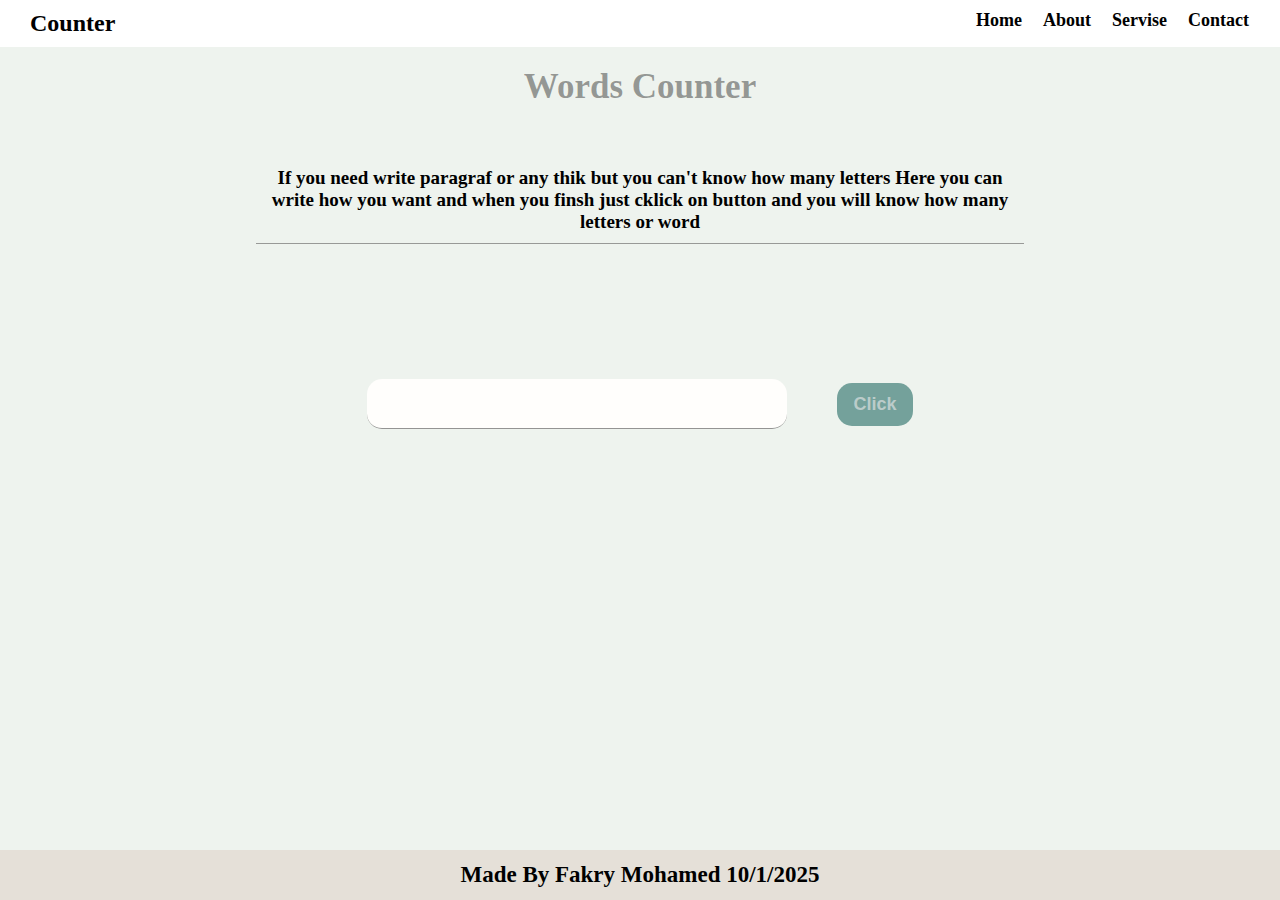
<file: Counter/conter.html>
<!DOCTYPE html>
<html lang="en">
<head>
    <meta charset="UTF-8">
    <title>conter</title>
    <link rel="stylesheet" href="conter.css">
</head>
<body>
    <!-- let's create anew conter -->
    <header>
        <h2 class="logo">Counter</h2>
        <ul>
            <a href="#"><li class="home">Home</li></a>
            <a href="#"><li class="home">About</li></a>
            <a href="#"><li class="home">servise</li></a>
            <a href="#"><li class="home">contact</li></a>
        </ul>
    </header>
    <h1 class="title">Words Counter</h1>
    <p class="Info">If you need write paragraf or any thik but you can't know how many letters Here you can write how you want and when you finsh just cklick on button and you will know how many letters or word</p>
<div class="form">
    <input class="in" type="text">
    <button class="btn">Click</button>
</div>
<div class="result">
    <h2 class="resONE"></h2>
    <h2 class="resTWO"></h2>
</div>



    <footer>
        Made By Fakry Mohamed 10/1/2025
    </footer>
    <script src="conter.js"></script>
</body>
</html>
</file>
<file: 19-dashbord/dash.css>
*{
    font-family: 'Segoe UI', Tahoma, Geneva, Verdana, sans-serif;
   padding:0 ;
   margin:0 ;
   color: antiquewhite;
}
body{
    background: #001;
    display: flex;
}

.menu{
   background-color: #123;
   width: 60px;
   height: 100vh;
   padding: 10px;
   overflow: hidden;
   transition: .5s;
}
ul{
    position: relative;
 height: 95%;
}
.menu:hover{
    width: 265px;
}

.box{
    width: 50px;
    height: 50px;
    border-radius: 50%;
    flex-shrink: 0;
}
.box img{
    border-radius: 50%;
    width: 100%;
    
    height: 100%;
}
ul li{
 list-style: none;
}
ul li a{
    display: block;
    text-decoration: none;
     
    padding: 10px;
    margin-top: 10px;
    margin-bottom: 10px;
    border-radius: 10px;
    display: flex;
    gap: 30px;
    transition: 0.5s;
}
ul li a:hover , .active , td:hover{
    background-color: #ffffff55;
}

ul li a i{
    margin-top: 10px;
font-size: 30px;
}
.red{
    background-color: #a00;
overflow: hidden;
margin-top: 200px;
white-space: nowrap;
}

li a{
font-size: 19px;
}
.profile{
    display: flex;
    align-items: center;
    gap: 30px;
}
.profile h2{
    font-size: 29px;
    text-transform: capitalize;
}
.content{
    width: 100%;
}

.content .title{
    background-color: #0099ff;
    margin: 10px ;
    padding: 10px;
    display: flex;
    align-items: center;
    justify-content: space-between;
    border-radius: 10px;
}
.data{
 width: 100%;

 display: flex;
 justify-content: space-between;
flex-flow: wrap;
gap: 10px;
}
.data div{
   
    display: flex;
    align-items: center;
    justify-content: space-around;
    height: 200px;
    flex-basis: 150px;
    flex-grow: 2;
    background-color: #426285e1;
    border-radius: 15px;
}
.data div i{
font-size: 80px;
}
.data div p span{
    font-size: 25px;
}
.data div:hover{
    background-color: #63aafa57;

}
table{
    width: 100%;
    text-align: center;
border-spacing: 8px;
 }
td, th{
    background-color: #123;
    height: 40px;
   border-radius: 10px;
    transition: .4s;
}
th{
    background-color: #0099ff;
}
.price ,.count{
padding: 6px;
border-radius: 6px;
}
.price{
    background-color: green;
}
.count{
    background-color: gold;
    color: #001;

}
</file>
<file: Counter/conter.css>
*{
    padding: 0;
    margin: 0;
    box-sizing: border-box;
}
body{
    height: 100vh;
    position: relative;
    background-color: #eef3ee;
    display: flex;
    flex-direction: column;
}
header{
    padding: 10px;
    background-color: #ffffff;
    display: flex;
    justify-content: space-between;
}
header ul{
    display: flex;
   justify-content: space-evenly;
   width: 25%;
}
header ul a{
    text-decoration: none;
    color:#000000;
    transition: .5s;
    font-size: 18px;
    font-weight: 600;
    &:hover{
 color: #6ee4d4;
    }
}
header ul a li{
    list-style: none;
    text-transform: capitalize;
}
header .logo{
    margin-left: 20px;
    text-transform: capitalize;
}
footer{
    background-color: #E5E0D8;
    width: 100%;
    height: 50px;
    position: absolute;
    bottom: 0;
    display: flex;
    align-items: center;
    justify-content: center;
    font-size: 23px;
    font-weight:800;
    text-transform: capitalize;
}
.form{
    margin-top: 120px;
    height: 80px;
      display: flex;
      align-items: center;
      justify-content: center;
      gap: 50px;
}
.form .in{
    height: 50px;
    width: 420px;
    padding-left: 19px;
    padding-right: 10px;
    font-size: 25px;
    border-radius: 15px;
    background-color: #fffefc;
    outline: none;
    border: none;
    border-bottom: .3px solid rgba(54, 54, 54, 0.534);
    color:#0c2e21;
    text-transform: uppercase;
}
.form .btn{
  padding: 11px 16px;

  font-size: 18px;
  font-weight: bold;
  border: none;
transition: .5s;
border-radius: 15px;
background-color:#74a19b;
color: rgba(231, 231, 231, 0.63);
&:hover{
    opacity: .5;
    cursor: pointer;
}
}
.result{
    margin-top: 205px;
    display: flex;
    justify-content: space-around;
}
.title{
    font-size: 35px;
    text-align: center;
    margin: 20px;
  color: #00000063;
}

.Info{
    width: 60%;
    padding: 10px;
    font-size: 19px;
    margin-top: 30px;
    font-weight: 700;
    text-align: center;
    border-bottom: solid .5px rgba(88, 87, 87, 0.575);
    align-self: center;
}
</file>
<file: desingns/Desin.css>
*{
    padding: 0;
    margin: 0;
    box-sizing: border-box;
    font-family: sans-serif;
}
body{
    min-height: 100vh;
    background-color: aliceblue;
    position: absolute;

}
.content{
    background-image: url(imgs/background.jpg);
    background-repeat: no-repeat;
    background-size: cover;
    background-position: center;
  overflow: hidden;
    margin: 0 20px;
position: relative;
}
.up{
position: fixed;
bottom: 40px;
right: 40px;
z-index: 1;
padding: 20px;
border-radius: 20px;
font-size: 16px;
border: none;
background-color: black;
color: white;
transition: .5s;
display: none;
&:hover{
    background-color: rgb(219, 219, 219);
    color: black;
    cursor: pointer;
}
.notHidden{
    display: block;
}
}
header{
    display: flex;
    align-items: center;
    justify-content: space-between;
    padding: 0 15px;

}
header ul{
    display: flex;
    gap: 30px;
   list-style: none;
   transition: 0.5s;
}
header .logo img {
    width: 200px;
    height: 100%;
}
header ul li a{
    text-decoration: none;
    color: black;
    transition: 0.5s;
    &:hover{
     color: rgb(219, 219, 219);
    }
}
header .btns button{
    padding: 12px;
    font-size: 13px;
    font-weight: 600;
    border: none;
    border-bottom: solid rgb(189, 184, 184) .1px;
    background-color: rgb(248, 248, 248);
    border-radius: 15px;
    margin-right: 6px ;
transition: .5s;
animation: logo 1s;
animation-delay: 2s;

    &:hover{
   background-color: black;
   color: white;
   cursor: pointer;
}
}
.menu{
    display: none;
}
.contaner{
    display: flex;

}
.contaner .title-p{
    align-self: center;
    height: 400px;
    display: flex;
    padding: 15px;
    flex-direction: column;
    margin-left: 40px
}
.title-p h2{
    padding: 25px;
animation: logo 1s;
animation-delay: 4.5s;
    animation-fill-mode: both;

font-size: 39px;
    span{
        color: rgba(0, 0, 0, 0.432);
    }
}
.title-p p{
    line-height: 1.9rem;
    letter-spacing: .5px;
    padding: 25px;
    margin-top: 40px;
    font-size: 19px;
    font-weight: 600;
animation: logo 1s;
animation-delay: 5.5s;
    animation-fill-mode: both;

}
.sub{
    padding: 15px 20px;
    margin: 10px;
    font-size: 16px;
    border: none;
    background-color: black;
    color: white;
    font-weight: 600;
    width: fit-content;
    border-radius: 20px;
    transition: .5s;
    margin-left: 25px;
    animation: logo 1s;
animation-delay: 6.5s;
    animation-fill-mode: both;

 &:hover{
    background-color: rgb(221, 221, 221);
    color: black;
   cursor: pointer; 
}
}

.sec0 {
 background-image: url(imgs/background3.jpg);
 background-repeat: no-repeat;
 background-size: cover;
}

footer{
    background-color: rgb(0, 0, 0);
    display: flex;
    justify-content: space-between;
   margin-top: 30px;
   position:relative; 
   bottom: 0;
 padding: 3px 20px ;

}

.info .title{
      padding-top: 20px;
color: white;
font-size: 23px;
    border-bottom: solid 1px rgb(238, 238, 238);
    padding-bottom: 25px;
    animation-fill-mode: both;

    span{
        color: rgba(196, 196, 196, 0.432);
    }
}
.logo-footer{
    display: flex;
    flex-direction: column;
border-bottom: white;
button{
    padding: 10px 30px ;
    border: none;
    font-size: 18px;
    font-weight: 500;
    background-color: rgb(255, 255, 255);
    transition: 0.5s;
    margin-bottom: 20px;
    width: fit-content;
    border-radius: 25px;
    margin-left: 40px;
    &:hover{
        background-color: rgb(175, 175, 175);
        cursor: pointer;
    }
}
 img{
    width: 200px;
    height: 100px;
 }
}

.info p{
    font-weight: 400px;
    margin-left: 20px;
    color: white;
}
.links{
    padding: 10px;
    display: flex;
    margin-top: 10px;
    flex-direction: column;
    align-items: center;
    animation-fill-mode: both;

}
.Social{
    color: white;
    border-bottom: solid 1px rgb(238, 238, 238);
    padding-bottom: 25px;
    animation-fill-mode: both;

}


.contact .t{
text-align: end;
font-size: 23px;
color: rgba(255, 255, 255, 0.712);
margin-top: 20px;
}

.contact ul{
    display: flex;
    list-style:none;
    gap : 20px ;
    margin-top: 30px;
    animation-fill-mode: both;

    li a{
        color: white;
        text-decoration: none;
    }
}

footer ul{
    display: flex;
    gap:20px;
    width: 100%;
    justify-content: end;
    margin-top: 30px;
    li a{
        text-decoration: none;
        color: white;
        i {
            font-size: 20px;
        }
    }
}

@media (max-width:980px) {
    .sec3{
        display: none;
    }
    body{
        background-color: aliceblue;
        
    }

    header ul, .btns{
        display: none;
    }
    .menu {
        display: block;
        cursor: pointer;
        margin-right: 20px;
        margin-top: 10px;
    }
    .scal{
        transform: rotate(90deg);
    }
    
    .menu i{
        font-size: 21px;
        transition: .5s;
     
    }
    .logo{
        width: 100%;
        display: flex;
        align-items: center;
        justify-content: space-between;
    }
    .hidden{
        display: flex;
        flex-flow: column;  
        align-self: flex-start; 
        
    }
    header ul{
        width: 100%;
    }
    header ul li{
     flex-grow: 1;
     display: flex;
     align-items: center;
        width: 100%;
        border-bottom: solid .1px black;
        padding: 0 10px;
        height: 30px;
        transition: .5s;
        &:hover{
            background-color: black;
            a{
                color: white;
            }
        }
        a{
            font-weight: 600;
        }
    }
    .btns button{
        margin-top: 2px;
        padding: 9px;
    }
    .btns{
        margin-top: 8px;
        gap: 2px;
        width: 100%;
    }
header{
    display: flex;
   flex-flow: column;
}
.contaner{
    flex-direction: column;
    padding: 0;
    align-items: center;
}
}
button a{
    text-decoration: none;
    color: white;

}
.tel{
    position: fixed;
    bottom: 50px;
    left: 50px;
    font-size: 18px;
    font-weight: bold;
    padding: 15px;
    border: none;
    border-radius: 50%;
    background-color: rgb(43, 180, 30);
    transition: .5s;
    z-index: 1;
    &:hover{
        cursor: pointer;
        background-color: rgb(90, 216, 100);
    }
}

/* *{
    animation-name: show;
animation-duration: s;
} */
.photo-img img{
        animation-name: showPhotos;
animation-duration: 1.5s;
    animation-delay: 3s;
}

@keyframes showPhotos {
from{
        opacity: 0;
        translate: 100px;

    }
    to{
        opacity: 1;
    }
}

header .logo {
    animation: 1s logo;
}
header ul {
    animation: 2s logo;
    animation-delay: 1s;
}
*{
    animation-fill-mode: backwards;
    animation-timing-function: linear;
}
header ul , header .btns button{
    animation-fill-mode: both;

}

@keyframes logo {
from{
        opacity: 0;
        translate:  0 -70px;

    }
    to{
        opacity: 1;
    }
}
</file>
<file: Frinds/frainds.css>
*{
    padding: 0;
    margin: 0;
    box-sizing: border-box;
}
body{
    min-height: 100vh;
       position: relative;
       display: flex;
       flex-flow: column;

}
header{
    background-color: aqua;
    display: flex;
    justify-content: space-between;
           width: 100%; 
           padding: 8px;

}
header .logo{
color: rgb(0, 0, 0);
}
header ul{
    display: flex;
    gap: 26px;
    width: 300px;
}
header ul li{
    list-style: none;
}
header ul li a{
    color: rgb(104, 62, 7);
    text-decoration: none;
}
footer{
position: absolute;
bottom: 0;
width: 100%;
display: flex;
align-items: center;
justify-content: center;
height: 70px;
font-size: 24px;
background-color: aquamarine;
}
.frindCard{
    align-self: center;
    background-color: cadetblue;
    width: 500px;
    display: flex;
    flex-flow: column;
    justify-self: center;
  height: 300px;
  margin-top: 90px;
  padding: 20px;
  line-height: 3rem;
}
.form{
display: flex;
flex-flow:  wrap;
align-items: center;
justify-content: center;
margin-top: 40px;
padding: 10px;
background-color: aquamarine;
width: 90%;
min-height: 140px ;
align-self: center;
border-radius: 10px;
gap: 20px;
}
.form .inp{
    
margin: 2px;
font-size: 15px;
height: 30px;
border-radius: 7px;
padding: 5px;
}
.btn{
    margin-top: 10px;
 align-self: center;
    width: 80px;
    height: 30px;
    background-color: cadetblue;
    border: 0px;
    border-radius: 5px;
    
}
.id{
    width: 180px;
    align-self: center;
    margin-top: 20px;
    padding-left: 5px;
    border-radius: 8px;
    font-size: 16px;
  height: 30px;
}
.search{
    margin-top: 20px;
    width: 70px;
    align-self:center;
}
</file>
<file: mr,pola/protofillo.css>
* {
  padding: 0;
  margin: 0;
  font-family: 'Franklin Gothic Medium', 'Arial Narrow', Arial, sans-serif;
  box-sizing: border-box;
}

body,html {
  background-color: #020e1b;
  position: relative;
  
}

/* ================= HEADER ================= */
header {
  display: flex;
  justify-content: space-between;
  align-items: center;
  margin: 40px;
  padding: 10px;
  color: white;
  background-color: #020e1b;
}

header h2 {
  font-size: 28px;
      animation: appear 1.2s ease-out forwards

}

header ul {
  display: flex;
  gap: 20px;
  margin-top: 6px;
}

header ul li {
  list-style: none;
}

header ul li a {
  text-decoration: none;
  color: white;
  font-size: 18px;
  transition: 0.5s;
}

header ul li a:hover {
  color: #0575d1;
}

/* ================= CONTENT ================= */
.content {
  display: flex;
  justify-content: space-between;
  align-items: center;
  width: 100%;
  min-height: 80vh;
  padding: 0 40px;
  min-height: 100vh;
  background-color: #020e1b;
  background-attachment: fixed;
}

.content .cont {
  width: 55%;
  color: white;
  line-height: 1.6rem;
}

.content .cont .text h1 {
  font-size: 45px;
  letter-spacing: 0.5px;
  margin-bottom: 15px;
  margin-bottom: 30px;
      animation: appear 1.2s ease-out forwards

}

.content .cont .text h2 {
  color: #58b4ff;
  margin-bottom: 20px;
  font-size: 30px;
      animation: appear 1.2s ease-out forwards

}

.content .buttons {
  margin-top: 25px;
      animation: appear 1.2s ease-out forwards

}
.text p{
      animation: appear 1.2s ease-out forwards;
      font-weight: 600;
      font-size: 18px;
}

 button{
      animation: appear 1.2s ease-out forwards;

  background-color: black;
  color: #229afc;
  width: 130px;
  margin: 10px;
  margin-top: 30px;
  height: 44px;
  border-radius: 9px;
  font-size: 16px;
  border: solid 2px #229afc;
  transition: 0.5s;
  cursor: pointer;
}

 button:hover {
  background-color: #229afc;
  color: black;
}  

/* ================= PHOTO ================= */
.photo {
  width: 500px;
  height: 600px;
  border-radius: 50%;
  border: solid white 5px;
  box-shadow: 2px 2px 10px 5px #229afc;
  overflow: hidden;
  animation: appear 1.2s ease-out forwards ,fireRotate 4s linear infinite;
}

.photo img {
  width: 100%;
  height: 100%;
  border-radius: 50%;
  object-fit: cover;
  background-attachment: fixed;
} 

 @keyframes fireRotate {
    0% {
        box-shadow: 0 0 15px 5px #229afc, 0 0 30px 10px #00bfff;
    }
    50% {
        box-shadow: 0 0 25px 10px #ff4d00, 0 0 50px 20px #ffb300;
        
    }    
    100% {
        box-shadow: 0 0 15px 5px #229afc, 0 0 30px 10px #00bfff;
    }    
}  

/*  soical links */
.social-links {
  margin-top: 30px;
  margin-left: 20px;
}
.social-links a {
  color: #fff; /* أو اللون اللي يناسب التصميم */
  font-size: 30px;
  margin-right: 35px;
  transition: 0.3s;
}
.social-links a:hover {
  color: #1e90ff; /* لون التأثير عند المرور */
  transform: scale(1.2);
}


/* ================= RESPONSIVE ================= */
@media (max-width: 992px) {
    header {
        flex-direction: column;
        align-items: center;
        gap: 15px;
        margin: 20px;
    }        
    
    header ul {
        margin-top: 20px;
        gap: 50px;
        flex-wrap: wrap;
        justify-content: center;
    }        
    
    .content {
        flex-direction: column;
        align-items: center;
        text-align: center;
        padding: 20px;
    }        

    .content .cont {
        width: 90%;
    }        
    
    .content .cont .text h1 {
        font-size: 35px;
    }        
    
    .content .cont .text h2 {
        font-size: 24px;
    }        

    .photo {
        width: 390px;
    height: 460px;        
    margin-top: 30px;
}        

}


@media (max-width: 576px) {
    .content .buttons {
        display: flex;
        flex-direction: column;
        align-items: center;
    }        

    .content .buttons button {
        width: 80%;
        margin: 10px 0;
    }        
    
    header h2 {
        font-size: 24px;
    }        
    
    header ul li a {
        font-size: 16px;
    }        
}        

/* 

.photo {
   animation: appear 1.2s ease-out forwards;  
   } */   

@keyframes appear {
    0% {
    transform: scale(0.5);        
    opacity: 0;
}        
100% {
    transform: scale(1);
    opacity: 1;
}        
}





button:hover {
  background-color: #229afc;  
  color: black;
  transform: scale(1.05);
  box-shadow: 0 0 15px #229afc;
}  
#services{
background-color: white;
}
#content{
background-color: white;

}
.cards h2{
  margin-top: 20px;
  text-align: center;
  font-size: 35px;
color:#00bfff;
}
.cards{
  padding-top: 50px;
  background-color: rgb(66, 113, 128);
 margin-top: 0;
}
.card{
background-color: white;
width: 21.25em;
height: 400px;
box-shadow: 0 5px 25px rgba( 1 1 1 / 15);
border-radius: 15px;
margin-right: 30px;
padding: 25px;

display: flex;
flex-flow: column;
align-items: center;
transition: 0.5s ease;
}
.card:hover{
  transform: scale(1.1);
}
.card h3{
  text-align: center;
  margin-bottom: 15px;
 font-size: 20px;
 font-weight: bold;
 
}
.card .icon{
  font-size: 160px;
color: rgb(255, 0, 13);
}
.content{
  display: flex;
  justify-content: center;
  flex-wrap: wrap;
}
/* 
@media (min-width:592px) {
  .cards{
    margin-top: 20px;
  }
  .card{
    margin-top: 39px;

  }
}
@media (min-width:392px) {
    .cards{
    margin-top: 20px;
  }
  .card{
    margin-top: 36px;
  
  }
} */


#fa{
  color: #225ad1;
}
#in{
  color:rgb(192, 4, 76);
}

.pro h2{
  text-align: center;
  font-size: 29px;
  margin-bottom: 30px;
  color: white;
  padding-top: 50px;
}
.proIMg img{
  width: 100%;
}
.proCard{
  width: 19em;
  margin: 20px;
 border-radius: 15px;
 border: 1px solid #ffffff;
 transition: 0.5s ease;
 overflow: hidden;
}
.proCard:hover{
  transform: scale(1.1);
}
.Procards{
  justify-content: center;
  display: flex;
  flex-wrap: wrap;
}
.pro a{
  text-decoration: none;
 color: #020e1b;
}
.ProDis{
  background-color: white;
  height: 100%;
  padding: 10px;
}
.proCard:hover .proIMg img{
  opacity: 0.9;
}
.ProDis p{
  font-weight: 100;
}
.ProDis strong{
  margin-top: 10px;
  display: flex;
  justify-content: space-between;
}
.ProDis strong span{
  font-weight: bolder;
}
.ProDis strong a{
  color: black;
  text-decoration: none;
color: #00bfff;
}
.title{
  text-align: center;
color: white;
}

.items{
  display: flex;
  justify-content: center;
}
.con h2{
  margin-bottom: 30px;
}
.about{

  margin-top: 80px;
}
.about .con{
  min-height: 400px;
  display: flex;
  width: 70%;
  border-radius: 15px;
  flex-flow: column wrap;
  background-color: rgb(248, 248, 248);
  border: solid 1px white;
  align-items: center;
  margin: 20px;
  padding: 20px;

}
.about .con p{
font-size: 20px;
line-height: 2em;
}
.contact h2{
  text-align: center;
  color:#00bfff;
  font-size: 28px;
}
.contact{
  background-color: white;
}
.contact .divs{
display: flex;
justify-content: center;
flex-wrap: wrap;
}
.contact .divs .cardd{
  width: 19em;
  background-color: white;
display: flex;
margin: 50px;
margin-top: 60px;
min-height: 300px;
padding: 10px;
border-radius: 10px;
align-items: center;
box-shadow: 0 5px 15px black;
transition: 0.5s;
flex-flow: column;
}
.cardd:hover{
  scale: 1.1;
}
.cardd i{
font-size: 89px;
}
.cardd h2{
  margin-top:20px;
  margin-bottom: 30px;
}
.cardd h3{
  font-size: 28px;
  cursor: pointer;
}
footer{
  background-color: black;
  color: white;
  display: flex;
  justify-content: space-between;
  height: 50px;
  align-items: center;
  padding: 15px;
}
footer .social i{
  font-size: 28px;
  margin-right: 8px;
  transition: 0.5s;
}
footer .social i:hover{
  color: #1e90ff;
  
}
footer .social a{
text-decoration: none;
color: #ffffff;
}
.text span{
  font-size: larger;
  color: #00bfff;
}
.up{
  position: fixed;
  bottom: 90px;
  right: 50px;
  width: 50px;
  display: none;
}

@media (min-width:390px) {
  .cards{
   margin-left: 10px;
   background-color: #020e1b;
  }
  #services{
   background-color: #020e1b;
  }
  #content{
    background-color: #020e1b;
  }
  .card{
    margin-top: 20px;
  }
footer .social i{
font-size: 20px;
}
footer h3{
  font-size: 15px;
}
}
@media (min-width:360px) {
  .cards{
   margin-left: 10px;
   background-color: #020e1b;
  }
  #services{
   background-color: #020e1b;
  }
  #content{
    background-color: #020e1b;
  }
  .card{
    margin-top: 20px;
  }
  .contact{
    background-color: #020e1b;
  }
.divs{
    background-color: #020e1b;

}
  .card{
    margin-top: 20px;
  }
}

@media (max-width:475px) {
  .card{
    width: 18em;
  
  }
  .photo{
    justify-self: center;
    width: 280px;
    height: 390px;
     
  }
  .photo img{
    width: 100%;
    height: 100%;
  }
  header ul{
    justify-content: center;
  }
  footer .social i{
    font-size: 10px;
  }
}



@media (max-width:475px) {
  .photo{
    justify-self: center;
    width: 180px;
    height: 200px;

  }
  header ul{
    justify-content: center;
  }
}








body{
  margin-left: 10px;
}

  #content{
    background-color: #020e1b;
  }
    #services{
   background-color: #020e1b;
  }
  footer .social i{
font-size: 20px;
}
footer h3{
  font-size: 15px;
}
footer{
  height: 100%;

}
body{
  margin: 0;
  width: 101%;
  overflow-x: hidden;
}
</file>
<file: ToDo-list/todolist.css>
*{
    padding: 0;
    margin: 0;

}
body{
    /* background-color: ; */
    position: relative;
    min-height: 100vh;
    display: flex;
    flex-flow: column;
    align-items: center;
    background-color:rgb(202, 185, 154);
}

header{
    width: 100%;
     display: flex;
     justify-content: space-between;
     background-color: wheat;
}
header ul{
    display: flex;
    justify-content: space-evenly;
    width: 350px;
}
header ul li{
    list-style: none;
}
header ul li a{
text-decoration: none;
    color: black;

}
footer{
    position:absolute;
    bottom: 0;
    display: flex;
    height:40px;
    font-size:23px;
    justify-content: center;
    align-items: center;
    background-color: rgb(146, 83, 6);
    width: 100%;
}
.info{
    margin-top: 30px;
background-color: burlywood;
display: flex;
justify-content: center;
height: 80px;
border-radius: 10px;
box-shadow: -4px 4px 4px  2px black , 4px -4px 4px  2px black;

align-items: center;
width: 700px;
gap: 50px;
}
.info .input{
    background-color: antiquewhite;
height: 40%;
width: 60%;
padding-left: 10px ;
padding-right: 4px ;
border-radius: 10px;
font-size: 19px;
border: 0;
/* box-shadow: -2px 2px 2px 2px #bea720 ; */
}
.info .btn{
    width: 100px;
    height: 40px;
    background-color: rgb(236, 124, 124);
    border-radius: 7px;
    font-weight: bolder;
    font-size: 18px;
       color: aliceblue;

}
.content{
    width: 75%;
    min-height: 100px;
    background-color:  burlywood;
    margin-top: 40px;
    border-radius: 10px;
    margin-bottom: 80px;
    display: flex;
    flex-flow: column;
    align-items: center;
}
.content div{
    background-color: rgb(236, 124, 124);
    width: 90%;
    height: 50px;
    margin: 20px;
    padding: 20px;
    border-radius: 10px;
    display: flex;
    justify-content: space-between;
   
}
.active{
    text-decoration: line-through 4px black;
}
.del{
    border-radius: 8px;
    background-color:bisque;
    width: 70px;
    height: 40px;
    font-weight: bold;
    color: #dd7a7a;
    box-shadow: 5px 5px 5px #6b4545;
    border: 0px;
}
.content div h3{
font-size: 24px;
color: white;

}
.scc{
    width: 40px;
    height: 28px;
    border-radius: 6px;
    margin-left: 5px;
    margin-right: 5px;
    background-color: bisque;
    border: 0;
    box-shadow: 5px 5px 5px #6b4545;
    color: #dd7a7a;
      font-size: 18px;
}
</file>
<file: xyura/styel.css>
*{
    padding: 0;
    margin: 0;
    box-sizing: border-box;
    font-family: sans-serif;
}
body{
    min-height: 100vh;
}
header{
    display: flex;
    align-items: center;
    justify-content: space-between;
    margin: 5px;
    padding: 10px;
    overflow: hidden;
}
header ul {
    list-style: none;
    display: flex;
    gap: 25px;
}
header ul li a{
    text-decoration: none;
    color: black;
transition: .5s;
}
ul li a:hover{
color: #46ca7d;
cursor: pointer;
}
header .btns{
width: 300px;
display: flex;
justify-content: end;
gap: 10px;
}
header div  a{
text-decoration: none;
border-radius: 20px;

}
header .btns  .in a{
    color: white;
}
.get{
 box-shadow: 0 .5px  3px 0px black;
 border: none;
 width: 60px;
 height: 33px;
 border-radius: 20px;
 padding: 3px;
 background-color: white;
 transition: .5s;
}
.get:hover{
    background-color: #46ca7d;
    cursor: pointer;
}
header div .in{
    background-color: #46ca7d;
    color: white;
     width: 100px;
     height: 33px;
     border-radius: 20px;
     padding: 4px;
border: none;
transition: .5s;
}

.in:hover{
    background-color: #0a140f;
  
}
.content{
    margin: 10px;
 padding-bottom: 20px;
}
.content .img-div{
    height: 700px;
    transition: .5s;
}
.content .img-div img{
    width: 100%;
    height: 100%;
}
.text{
    display: flex;
  margin-top: 30px;
  height: 250px;
  align-items: center;
  justify-content: space-between;
margin-left: 70px;
}
.text h2{
    font-size: 35px;
    font-weight: 300;
    width: 500px;
}
.text h2 span{
    color: rgba(0, 0, 0, 0.411);
}
.text p{
margin-right: 70px;
margin-left: 70px;
font-size: 18px;
width: 500px;
color: rgba(0, 0, 0, 0.411);
}
.vistor{
    display: flex;
    justify-content: center;
    flex-flow: wrap;
}
.vistor div{
    width:220px;
    height: 220px;
    background-color: rgba(228, 227, 227, 0.452);
    border-radius: 50%;
    display: flex;
    margin-left: 1px;
    justify-content: center;
    align-items: center;
    transition: .5s;
}
.offers{
    background-color: rgb(233, 233, 233);
    padding-bottom: 60px;
}
.offers .title{
      padding: 100px;
      display: flex;
      justify-content: center;
      padding-bottom: 20px;
    }
 .offers .title h2{
    width: 500px;
text-align: center;
font-size: 35px;
font-weight: 300;
}
.offers .title h2 span{
    color: rgba(0, 0, 0, 0.411);
}
.boxs{
    display: flex;
    align-items: center;
    justify-content: center;
      flex-flow: wrap;
      padding: 0 30px;
    flex-wrap: wrap;
}
.box{
   width: 38%;
    padding: 20px;
    background-color: white;
   min-height: 250px;
    border: solid .5px rgba(0, 0, 0, 0.11);   
  display: flex;
  flex-flow: column;
transition: .5s;
}
.box h2{
    font-weight: 600;
      margin-top: 20px;

      margin: 10px;
}
.box p{
          margin-top: 20px;
      margin: 10px;
      color: rgba(0, 0, 0, 0.301);
      font-size: 13px;
}
.box .img-title{
    margin: 10px;
    display: flex;
    justify-content: center;
    width: 30px;
padding: 5px;
box-shadow: 0 2px 3px .1px rgba(0, 0, 0, 0.164);

}

.con{
   
    margin: 40px;
    display: flex;
   

}
.titl h2{
    font-size: 35px;
    font-weight: 300;
    margin-left: 5px;
}
.titl{
    align-items: center;
    margin-left: 40px;
}
.titl-text{
    display: flex;
   width: 300px;
     align-items: center;
    flex-flow: column;
    
    flex-grow: 1;
    justify-content: space-between;
}
.titl button{
    border-radius: 40px;
    background-color: #46ca7d;
    padding: 15px;
    font-size: medium;
    margin: 15px 0 0 15px ;
    border: none;
    color: white;
       transition: .5s;
}
.titl button:hover{
    background-color: black;
    cursor: pointer;
}
.titl-text .boxs2{
display: flex;

height: 400px;
flex-flow: row wrap;
justify-content: center;
gap: 20px;
}
.boxs2 .bo{
    width: 35%;
   
    border-radius: 15px;
         padding: 20px;
         border: solid .5px rgba(116, 114, 114, 0.411);
         display: flex;
         flex-flow: column;
        justify-content: space-between;
        font-size: 20px;
           transition: .5s;
    }
.bo a{
    color: black;
}
.titl h2 span{
    color: rgba(0, 0, 0, 0.274);
}

.con .img-man img{
    width: 100%;
}
.con .img-man{
    
    width: 500px;
    transition: .5s;
}
.img-man:hover,
.img-div:hover{
    opacity: .8;
}
.box:hover,
 .bo:hover,
 .vistor div:hover{
    transform: scale(1.1);
    z-index: 1;
 }
 .final .title h2{
    font-size: 35px;
color: black;
text-align: center;
margin: 30px 0;
 }
 .final{
    display: flex;
    flex-flow: column;
   align-items: center;
}
.med{
  background-color:  rgba(194, 193, 193, 0.425);
    width: 70%;
    border-radius: 15px;
    display: flex;
    justify-content: space-between;
 }
 .med .text-med{
    margin: 30px ;
  position: relative;
   
 }


 .final .title h2 span{
    color: #0a140f4b;
 }
 .text-med p{
    margin: 30px 13px;
    line-height: 1.3em;
    font-size: 16px;
 }
  .text-med button{
    color: white;
    padding: 15px;
    background-color: #46ca7d;
    border-radius: 25px;
    margin: 0 13px ;
    border: none;
    font-size: 16px;
  transition: .5s;  
  }
   .text-med button:hover{
    background-color: #0a140f;
    cursor: pointer;
   }
.photo-med{
    margin: 10px;
    img{
        border-radius: 15px;

    }
    
}

.end-cont{
    position: relative;
    bottom: 0;
    align-self: end;
    font-weight: 700;
    margin-bottom: 0;
    span{
     color: #00000079;
    }
}
footer{
    padding: 50px;
    padding-bottom: 0;
    background-color: #000000;
   
      color: #fff;
      margin-top: 30px;
      .two-p{
        display: flex;
        .yea{
            display: flex;
            align-items: center;
            gap: 20px;
        }
        .activity{
            font-size: 35px;
            font-weight: 500;
            span{
                color: #ffffff80;
            }
            margin-bottom: 30px;
        }
        .p-link {
            p{
                line-height: 1.5em;
                margin: 5px;
                padding: 10px;
            }
            button{
                padding: 13px;
                background-color: white;
                color: black;
                border: none;
                border-radius: 25px;
                margin: 15px;
                font-size: 17px;
               transition: .5s;
               &:hover{
                background-color: #46ca7d;
                cursor: pointer;
               }
            }

        }
      }
      .links{
        display: flex;
        border-bottom: solid .5px #aaaaaab9;
      justify-content: space-between;
        ul{
            display: flex;
            list-style: none;
    gap: 30px;
            li a{
                text-decoration: none;
                color: white;
                transition: .5s;
                &:hover{
                         cursor: pointer;
                    color: #46ca7d;
                }
            }
        }

      }
      .finsh{
        display: flex;
justify-content: space-between;
margin-top: 20px;      
}

      div{
        margin-bottom: 20px;
      }
}


.nav{
    display: none;
}
@media (max-width:1000px) {
    h2{
        font-size: 23px;
    }
.nav{
    display: inline;
    padding: 15px;
    background-color: #1c9c2d;
    color: white;
    border-radius: 10px;
    margin: 0 10px;
    margin-left: 20px;
   margin-bottom: 20px;
   align-self: self-start;
}
    .nav i{
    font-size:23px;
    }
header{
    margin: 0;
    background-color: rgba(223, 223, 223, 0.76);
    flex-flow: column;
    height: 100px;
    overflow: hidden;
    align-items: start;
  transition: .5s;
    .logo{
        align-self: center;
    }
}

header ul{
    margin-left: 20px;
   flex-flow: column;
   a{
    font-size: 19px;
   }
}
header .btns{
  flex-direction: column;
    margin-left: 20px;
gap: 10px;
}
.boxs{
    .box{
        width: 30%;
        height: 200px;
        padding: 10px;
    }
}

 .con{
    flex-flow: column;
    align-items: center;
    gap: 50px;
    .titl-text{
      
        
        width: 80%;
      h2{
        margin-bottom: 20px;
      }
      button{
        margin-bottom: 20px;
      }
    }
 }
.med{
    flex-flow: column;
.photo-med{
    display: flex;
    justify-content: center;
}
 img{
    width: 80%;
 }
}

}

.active{
    height: 500px;

}
</file>
